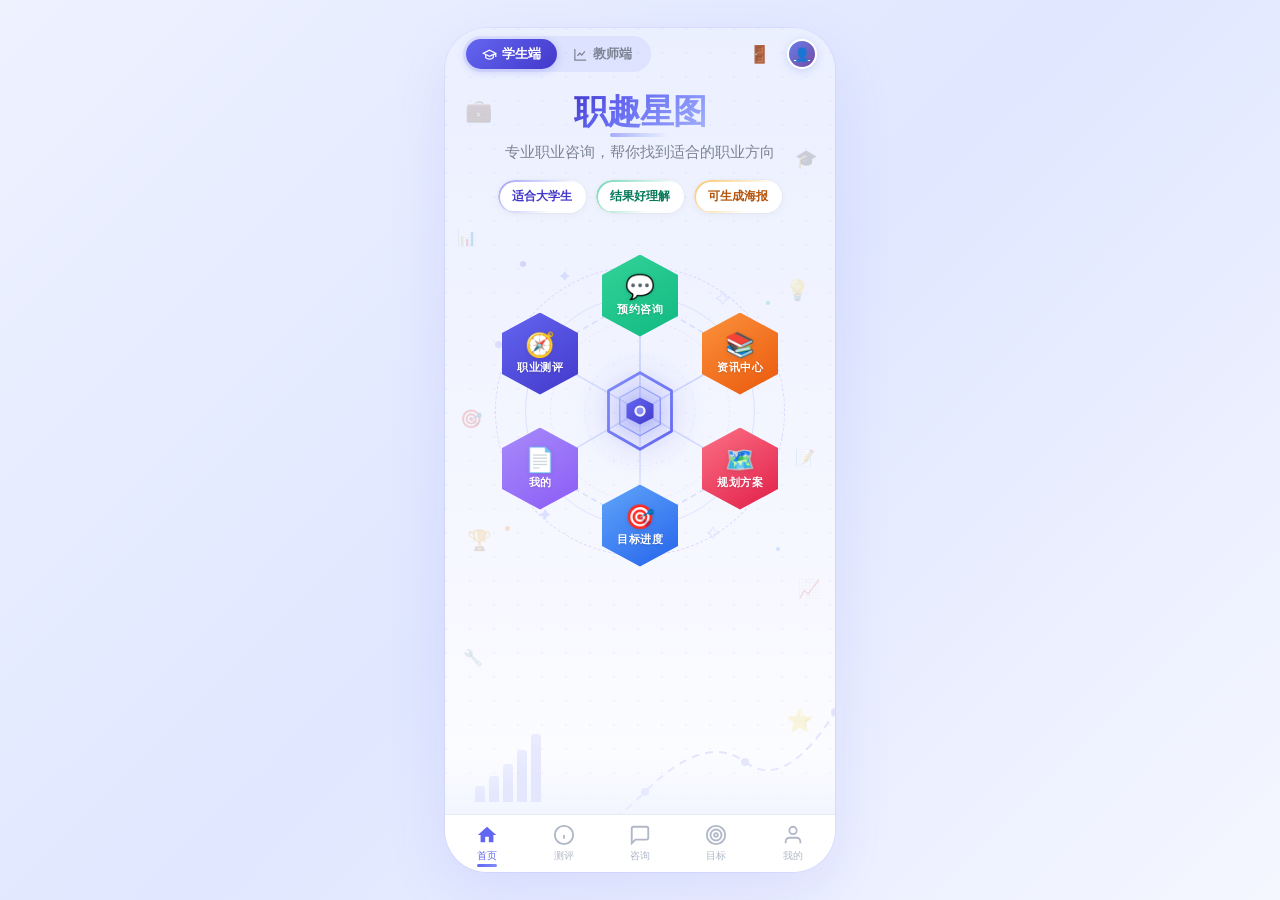
<file: index.html>
<!DOCTYPE html>
<html lang="zh-CN">
<head>
<meta charset="UTF-8">
<meta name="viewport" content="width=device-width, initial-scale=1.0, maximum-scale=1.0, user-scalable=no">
<title>自在生涯工作室</title>
<style>
/* ====== Design System ====== */
:root {
  --bg: #F0F4FF;
  --card: #FFFFFF;
  --text-primary: #1a1a2e;
  --text-secondary: #7C8594;
  --text-light: #B0B8C8;
  --border: #E8ECF2;
  --primary: #6366f1;
  --primary-dark: #4338ca;
  --purple-light: #EEF0FF;
  --green-hex: #34D399;
  --blue-hex: #60A5FA;
  --purple-hex: #A78BFA;
  --orange-hex: #FB923C;
  --red-hex: #F87171;
  --rose-hex: #FB7185;
  --teal-hex: #2DD4BF;
  --radius-sm: 14px;
  --radius-md: 20px;
  --radius-lg: 24px;
}
* { margin: 0; padding: 0; box-sizing: border-box; }

body {
  font-family: -apple-system, BlinkMacSystemFont, 'PingFang SC', 'Microsoft YaHei', sans-serif;
  background: linear-gradient(135deg, #eef2ff 0%, #e0e7ff 50%, #f5f7ff 100%);
  display: flex; justify-content: center; align-items: center;
  min-height: 100vh; padding: 16px;
  -webkit-font-smoothing: antialiased;
}

/* ====== Phone Frame ====== */
.phone-frame {
  width: 390px; height: 844px;
  background: linear-gradient(180deg, #EBF0FF 0%, #F0F3FF 30%, #F8F9FF 70%, #FFFFFF 100%);
  border-radius: 42px;
  overflow: hidden;
  position: relative;
  box-shadow: 0 20px 60px rgba(99,102,241,0.12), 0 0 0 1px rgba(99,102,241,0.08);
  display: flex; flex-direction: column;
}

/* Subtle background dots */
.phone-frame::before {
  content: '';
  position: absolute; inset: 0;
  background-image: radial-gradient(circle at 1px 1px, rgba(99,102,241,0.06) 1px, transparent 0);
  background-size: 24px 24px;
  pointer-events: none;
  z-index: 0;
}

/* ====== Career Background Elements ====== */
.career-bg-layer {
  position: absolute; inset: 0;
  pointer-events: none; z-index: 0;
  overflow: hidden;
}
.career-icon {
  position: absolute; font-size: 20px;
  opacity: 0.2; filter: grayscale(0.2);
  animation: careerFloat 8s ease-in-out infinite;
}
.career-icon-1 { top: 70px; left: 20px; font-size: 22px; animation-delay: 0s; }
.career-icon-2 { top: 120px; right: 18px; font-size: 18px; animation-delay: 1.2s; }
.career-icon-3 { top: 200px; left: 12px; font-size: 16px; animation-delay: 2.5s; }
.career-icon-4 { top: 250px; right: 25px; font-size: 20px; animation-delay: 0.8s; }
.career-icon-5 { top: 380px; left: 15px; font-size: 18px; animation-delay: 3s; }
.career-icon-6 { top: 420px; right: 20px; font-size: 16px; animation-delay: 1.8s; }
.career-icon-7 { top: 500px; left: 22px; font-size: 20px; animation-delay: 2.2s; }
.career-icon-8 { top: 550px; right: 15px; font-size: 18px; animation-delay: 0.5s; }
.career-icon-9 { top: 620px; left: 18px; font-size: 16px; animation-delay: 3.5s; }
.career-icon-10 { top: 680px; right: 22px; font-size: 22px; animation-delay: 1.5s; }

@keyframes careerFloat {
  0%, 100% { transform: translateY(0) rotate(0deg); opacity: 0.18; }
  50% { transform: translateY(-10px) rotate(5deg); opacity: 0.3; }
}

.growth-bars {
  position: absolute; bottom: 70px; left: 30px;
  display: flex; align-items: flex-end; gap: 4px;
  opacity: 0.2; z-index: 0;
}
.growth-bar {
  width: 10px; border-radius: 3px 3px 0 0;
  background: linear-gradient(to top, #6366f1, #a5b4fc);
  animation: barRise 4s ease-in-out infinite;
}
.growth-bar:nth-child(1) { height: 16px; animation-delay: 0s; }
.growth-bar:nth-child(2) { height: 26px; animation-delay: 0.3s; }
.growth-bar:nth-child(3) { height: 38px; animation-delay: 0.6s; }
.growth-bar:nth-child(4) { height: 52px; animation-delay: 0.9s; }
.growth-bar:nth-child(5) { height: 68px; animation-delay: 1.2s; }
@keyframes barRise {
  0%, 100% { transform: scaleY(0.7); opacity: 0.5; }
  50% { transform: scaleY(1); opacity: 1; }
}

.career-path-svg {
  position: absolute; bottom: 0; left: 0; right: 0; height: 200px;
  opacity: 0.15; z-index: 0; pointer-events: none;
}

/* ====== Nav Header ====== */
.nav-header {
  height: 52px; padding: 0 18px;
  display: flex; align-items: center; justify-content: space-between;
  background: transparent; flex-shrink: 0;
  position: relative; z-index: 10;
}
.mode-toggle {
  display: inline-flex; align-items: center;
  background: rgba(99,102,241,0.1);
  border-radius: 22px; padding: 3px; position: relative;
}
.mode-toggle-item {
  display: flex; align-items: center; gap: 5px;
  padding: 6px 16px; border-radius: 19px;
  font-size: 13px; font-weight: 600;
  color: var(--text-secondary);
  text-decoration: none; cursor: pointer;
  transition: all 0.3s cubic-bezier(.4,0,.2,1);
  position: relative; z-index: 1;
  -webkit-tap-highlight-color: transparent;
  white-space: nowrap;
}
.mode-toggle-item.active {
  background: linear-gradient(135deg, #6366f1, #4338ca);
  color: #fff;
  box-shadow: 0 2px 8px rgba(99,102,241,0.3);
}
.mode-toggle-item:not(.active):active { background: rgba(99,102,241,0.08); }
.mode-toggle-item svg { width: 15px; height: 15px; }

.nav-right { display: flex; align-items: center; gap: 12px; }
.nav-icon-btn {
  width: 32px; height: 32px; border-radius: 50%;
  background: transparent; border: none; cursor: pointer;
  display: flex; align-items: center; justify-content: center;
  font-size: 17px; color: var(--text-primary);
  transition: all 0.2s;
}
.nav-icon-btn:hover { background: rgba(99,102,241,0.08); }
.avatar-sm {
  width: 30px; height: 30px; border-radius: 50%;
  background: linear-gradient(135deg, #667eea, #764ba2);
  display: flex; align-items: center; justify-content: center;
  color: #fff; font-size: 13px; font-weight: 600;
  border: 2px solid #fff;
  box-shadow: 0 2px 8px rgba(102,126,234,0.25);
}

/* ====== Scroll Area ====== */
.scroll-area {
  flex: 1; overflow-y: auto; overflow-x: hidden;
  -webkit-overflow-scrolling: touch;
  position: relative;
  text-align: center; z-index: 1;
}
.scroll-area::-webkit-scrollbar { width: 0; }

/* ====== Hero Section ====== */
.hero-section {
  text-align: center; padding: 10px 24px 0; position: relative;
}
.hero-title {
  font-size: 34px; font-weight: 900;
  background: linear-gradient(135deg, #4338ca, #6366f1, #818cf8, #a5b4fc);
  -webkit-background-clip: text; -webkit-text-fill-color: transparent;
  letter-spacing: -1px; line-height: 1.25;
  position: relative; display: inline-block;
}
.hero-title::after {
  content: ''; position: absolute; bottom: -4px; left: 50%; transform: translateX(-50%);
  width: 60px; height: 4px; border-radius: 2px;
  background: linear-gradient(90deg, #6366f1, #a5b4fc, transparent);
  opacity: 0.5;
}
.hero-subtitle {
  font-size: 15px; color: var(--text-secondary);
  margin-top: 10px; font-weight: 400; position: relative;
}

/* Feature Tags */
.feature-tags {
  display: flex; justify-content: center; gap: 10px;
  margin-top: 18px; padding: 0 12px; position: relative; z-index: 2;
}
.feat-tag {
  display: inline-flex; align-items: center; gap: 5px;
  font-size: 12px; font-weight: 600;
  background: #fff; padding: 8px 14px; border-radius: 24px;
  box-shadow: 0 2px 8px rgba(0,0,0,0.04), 0 0 0 1px rgba(0,0,0,0.02);
  transition: all 0.2s; position: relative; overflow: hidden;
}
.feat-tag::before {
  content: ''; position: absolute; inset: 0; border-radius: 24px;
  padding: 1.5px;
  background: linear-gradient(135deg, var(--tag-color), transparent 70%);
  -webkit-mask: linear-gradient(#fff 0 0) content-box, linear-gradient(#fff 0 0);
  -webkit-mask-composite: xor; mask-composite: exclude;
  pointer-events: none; opacity: 0.6;
}
.feat-tag:nth-child(1) { --tag-color: #6366f1; color: #4338ca; }
.feat-tag:nth-child(2) { --tag-color: #10b981; color: #047857; }
.feat-tag:nth-child(3) { --tag-color: #f59e0b; color: #b45309; }

/* Star Map Visual */
.starmap-container {
  position: relative; width: 320px; height: 340px;
  margin: 28px auto 16px; display: flex; align-items: center; justify-content: center;
}
.bg-circle-1 {
  position: absolute; width: 290px; height: 290px;
  border: 1.5px dashed rgba(196,181,253,0.5); border-radius: 50%;
  animation: slowRotate 60s linear infinite;
}
.bg-circle-2 {
  position: absolute; width: 230px; height: 230px;
  border: 1px solid rgba(165,180,252,0.3); border-radius: 50%;
  animation: slowRotate 45s linear infinite reverse;
}
.bg-circle-3 {
  position: absolute; width: 180px; height: 180px;
  border: 1px dashed rgba(196,181,253,0.2); border-radius: 50%;
  animation: slowRotate 30s linear infinite;
}

.float-dot {
  position: absolute; border-radius: 50%;
  pointer-events: none; z-index: 0;
}
.float-dot-1 { width: 6px; height: 6px; background: rgba(99,102,241,0.2); top: 20px; left: 40px; animation: floatUp 4s ease-in-out infinite; }
.float-dot-2 { width: 4px; height: 4px; background: rgba(52,211,153,0.3); top: 60px; right: 30px; animation: floatUp 5s ease-in-out 1s infinite; }
.float-dot-3 { width: 5px; height: 5px; background: rgba(251,146,60,0.25); bottom: 50px; left: 25px; animation: floatUp 4.5s ease-in-out 0.5s infinite; }
.float-dot-4 { width: 3px; height: 3px; background: rgba(167,139,250,0.3); bottom: 80px; right: 50px; animation: floatUp 3.5s ease-in-out 1.5s infinite; }
.float-dot-5 { width: 7px; height: 7px; background: rgba(99,102,241,0.15); top: 100px; left: 15px; animation: floatUp 6s ease-in-out 2s infinite; }
.float-dot-6 { width: 4px; height: 4px; background: rgba(96,165,250,0.25); bottom: 30px; right: 20px; animation: floatUp 5.5s ease-in-out 0.8s infinite; }

.sparkle {
  position: absolute; pointer-events: none; z-index: 0;
  color: rgba(165,180,252,0.35); font-size: 12px;
  animation: twinkle 3s ease-in-out infinite;
}
.sparkle-1 { top: 30px; left: 80px; animation-delay: 0s; font-size: 10px; }
.sparkle-2 { top: 50px; right: 70px; animation-delay: 0.8s; font-size: 14px; }
.sparkle-3 { bottom: 60px; left: 60px; animation-delay: 1.5s; font-size: 11px; }
.sparkle-4 { bottom: 40px; right: 80px; animation-delay: 2.2s; font-size: 13px; }
.sparkle-5 { top: 120px; right: 20px; animation-delay: 1s; font-size: 9px; }
.sparkle-6 { bottom: 100px; left: 30px; animation-delay: 2.5s; font-size: 12px; }

@keyframes slowRotate { from { transform: rotate(0deg); } to { transform: rotate(360deg); } }
@keyframes floatUp {
  0%, 100% { transform: translateY(0) scale(1); opacity: 0.6; }
  50% { transform: translateY(-12px) scale(1.2); opacity: 1; }
}
@keyframes twinkle {
  0%, 100% { opacity: 0.3; transform: scale(1); }
  50% { opacity: 1; transform: scale(1.3); }
}

.cube-center {
  width: 90px; height: 90px; z-index: 2; position: relative;
}
.cube-center::before {
  content: ''; position: absolute; inset: -20px;
  border-radius: 50%;
  background: radial-gradient(circle, rgba(99,102,241,0.08) 0%, transparent 70%);
  animation: pulseGlow 3s ease-in-out infinite; pointer-events: none;
}
.cube-center::after {
  content: ''; position: absolute; inset: -40px;
  border-radius: 50%;
  background: radial-gradient(circle, rgba(129,140,248,0.04) 0%, transparent 60%);
  animation: pulseGlow 3s ease-in-out 1.5s infinite; pointer-events: none;
}
@keyframes pulseGlow {
  0%, 100% { transform: scale(1); opacity: 0.5; }
  50% { transform: scale(1.15); opacity: 1; }
}
.cube-svg {
  width: 100%; height: 100%;
  filter: drop-shadow(0 4px 12px rgba(99,102,241,0.15));
  animation: starBob 4s ease-in-out infinite;
}
@keyframes starBob {
  0%, 100% { transform: translateY(0); }
  50% { transform: translateY(-4px); }
}

.hex-item {
  position: absolute; width: 80px; height: 90px;
  display: flex; flex-direction: column;
  align-items: center; justify-content: center; gap: 2px;
  z-index: 3; text-decoration: none;
  transition: transform 0.3s ease, filter 0.3s;
}
.hex-item:hover { transform: scale(1.15); filter: brightness(1.08); }
.hex-item:active { transform: scale(0.95); }
.hex-shape {
  width: 76px; height: 82px;
  clip-path: polygon(50% 0%, 100% 25%, 100% 75%, 50% 100%, 0% 75%, 0% 25%);
  display: flex; flex-direction: column; align-items: center; justify-content: center;
  gap: 3px; box-shadow: 0 4px 14px rgba(0,0,0,0.12);
  position: relative; transition: all 0.3s ease;
}
.hex-item::before {
  content: ''; position: absolute; width: 86px; height: 92px;
  clip-path: polygon(50% 0%, 100% 25%, 100% 75%, 50% 100%, 0% 75%, 0% 25%);
  background: inherit; opacity: 0.15; filter: blur(8px);
  transform: scale(1.1); z-index: -1; transition: all 0.3s ease;
}
.hex-item:hover::before { opacity: 0.3; transform: scale(1.2); }

.hex-icon { font-size: 24px; line-height: 1; filter: drop-shadow(0 1px 2px rgba(0,0,0,0.1)); }
.hex-label { font-size: 11px; font-weight: 700; color: #fff; letter-spacing: 0.5px; text-shadow: 0 1px 2px rgba(0,0,0,0.15); }

.hex-assess { top: 10px; left: 120px; }
.hex-consult { top: 68px; left: 220px; }
.hex-articles { top: 183px; left: 220px; }
.hex-templates { top: 240px; left: 120px; }
.hex-goals { top: 183px; left: 20px; }
.hex-resume { top: 68px; left: 20px; }

.hex-assess .hex-shape { background: linear-gradient(145deg, #34D399, #10B981); }
.hex-assess .hex-shape::before { background: linear-gradient(145deg, #34D399, #10B981); }
.hex-consult .hex-shape { background: linear-gradient(145deg, #FB923C, #EA580C); }
.hex-consult .hex-shape::before { background: linear-gradient(145deg, #FB923C, #EA580C); }
.hex-articles .hex-shape { background: linear-gradient(145deg, #FB7185, #E11D48); }
.hex-articles .hex-shape::before { background: linear-gradient(145deg, #FB7185, #E11D48); }
.hex-templates .hex-shape { background: linear-gradient(145deg, #60A5FA, #2563EB); }
.hex-templates .hex-shape::before { background: linear-gradient(145deg, #60A5FA, #2563EB); }
.hex-goals .hex-shape { background: linear-gradient(145deg, #A78BFA, #8B5CF6); }
.hex-goals .hex-shape::before { background: linear-gradient(145deg, #A78BFA, #8B5CF6); }
.hex-resume .hex-shape { background: linear-gradient(145deg, #6366f1, #4338ca); }
.hex-resume .hex-shape::before { background: linear-gradient(145deg, #6366f1, #4338ca); }

.conn-lines { position: absolute; inset: 0; pointer-events: none; z-index: 1; }

/* CTA Section */
.cta-section {
  text-align: center; padding: 8px 28px 16px; position: relative; z-index: 2;
}
.cta-btn {
  display: inline-flex; align-items: center; gap: 8px;
  width: 300px; height: 54px; border-radius: 27px;
  background: linear-gradient(135deg, #6366f1, #4338ca);
  color: #fff; font-size: 17px; font-weight: 700; border: none;
  cursor: pointer; text-decoration: none;
  font-family: inherit; letter-spacing: 1px;
  box-shadow: 0 6px 24px rgba(99,102,241,0.35), 0 0 0 1px rgba(99,102,241,0.1);
  transition: all 0.25s; justify-content: center;
  position: relative; overflow: hidden;
}
.cta-btn::before {
  content: ''; position: absolute; top: -50%; left: -50%; width: 200%; height: 200%;
  background: linear-gradient(45deg, transparent, rgba(255,255,255,0.15), transparent);
  transform: rotate(45deg) translateX(-100%); transition: transform 0.6s;
}
.cta-btn:hover::before { transform: rotate(45deg) translateX(100%); }
.cta-btn:active { transform: scale(0.96); box-shadow: 0 3px 12px rgba(99,102,241,0.25); }
.cta-arrow { font-size: 19px; }
.time-hint {
  margin-top: 12px; font-size: 13px; color: var(--text-light);
  display: flex; align-items: center; justify-content: center; gap: 5px;
}

/* Bottom Nav */
.bottom-nav {
  height: 58px; background: rgba(255,255,255,0.92);
  backdrop-filter: blur(20px); -webkit-backdrop-filter: blur(20px);
  border-top: 1px solid var(--border);
  display: flex; align-items: center; justify-content: space-around;
  z-index: 100; flex-shrink: 0; padding: 0 4px; position: relative;
}
.nav-item {
  display: flex; flex-direction: column; align-items: center; gap: 3px;
  text-decoration: none; cursor: pointer; flex: 1; padding: 6px 0;
  -webkit-tap-highlight-color: transparent;
  color: var(--text-light); transition: color 0.2s; position: relative;
}
.nav-item svg { width: 22px; height: 22px; transition: transform 0.2s; }
.nav-item:hover svg { transform: translateY(-2px); }
.nav-item span { font-size: 10px; font-weight: 500; }
.nav-item.active { color: var(--primary); }
.nav-item.active::after {
  content: ''; position: absolute; bottom: 2px; left: 50%; transform: translateX(-50%);
  width: 20px; height: 3px; border-radius: 2px;
  background: linear-gradient(90deg, #6366f1, #818cf8);
}

.phone-frame::after {
  content: ''; position: absolute; bottom: 58px; left: 0; right: 0; height: 60px;
  background: linear-gradient(to top, rgba(235,240,255,0.6), transparent);
  pointer-events: none; z-index: 0;
}

/* ====== Login Overlay (removed) ====== */
</style>
</head>
<body>

<div class="phone-frame">

  <!-- Career Background Elements -->
  <div class="career-bg-layer">
    <span class="career-icon career-icon-1">💼</span>
    <span class="career-icon career-icon-2">🎓</span>
    <span class="career-icon career-icon-3">📊</span>
    <span class="career-icon career-icon-4">💡</span>
    <span class="career-icon career-icon-5">🎯</span>
    <span class="career-icon career-icon-6">📝</span>
    <span class="career-icon career-icon-7">🏆</span>
    <span class="career-icon career-icon-8">📈</span>
    <span class="career-icon career-icon-9">🔧</span>
    <span class="career-icon career-icon-10">⭐</span>
    <div class="growth-bars"><div class="growth-bar"></div><div class="growth-bar"></div><div class="growth-bar"></div><div class="growth-bar"></div><div class="growth-bar"></div></div>
    <svg class="career-path-svg" viewBox="0 0 390 200" fill="none" preserveAspectRatio="none">
      <path d="M0,180 Q60,140 100,160 T200,120 T300,90 T390,40" stroke="#6366f1" stroke-width="2" stroke-dasharray="8 6" fill="none"/>
      <circle cx="100" cy="160" r="4" fill="#6366f1"/><circle cx="200" cy="120" r="4" fill="#6366f1"/><circle cx="300" cy="90" r="4" fill="#6366f1"/><circle cx="390" cy="40" r="4" fill="#6366f1"/>
    </svg>
  </div>

  <!-- Nav Header -->
  <div class="nav-header">
    <div class="mode-toggle">
      <a href="index.html" class="mode-toggle-item active" title="学生端">
        <svg viewBox="0 0 24 24" fill="none" stroke="currentColor" stroke-width="2"><path d="M22 10v6M2 10l10-5 10 5-10 5z"/><path d="M6 12v5c3 3 9 3 12 0v-5"/></svg>
        <span>学生端</span>
      </a>
      <a href="teacher.html" class="mode-toggle-item" title="教师端">
        <svg viewBox="0 0 24 24" fill="none" stroke="currentColor" stroke-width="2"><path d="M3 3v18h18"/><path d="M7 14l4-4 3 3 5-6"/></svg>
        <span>教师端</span>
      </a>
    </div>
    <div class="nav-right">
      <button class="nav-icon-btn" onclick="logoutApp()" title="退出登录">🚪</button>
      <a href="javascript:void(0)" class="avatar-sm" title="我的" onclick="requireLogin('resume.html')">👤</a>
    </div>
  </div>

  <!-- Scrollable Content -->
  <div class="scroll-area">

    <!-- Hero -->
    <div class="hero-section">
      <h1 class="hero-title">职趣星图</h1>
      <p class="hero-subtitle">专业职业咨询，帮你找到适合的职业方向</p>
    </div>

    <!-- Feature Tags -->
    <div class="feature-tags">
      <span class="feat-tag">适合大学生</span>
      <span class="feat-tag">结果好理解</span>
      <span class="feat-tag">可生成海报</span>
    </div>

    <!-- Star Map Visual -->
    <div class="starmap-container">
      <div class="float-dot float-dot-1"></div>
      <div class="float-dot float-dot-2"></div>
      <div class="float-dot float-dot-3"></div>
      <div class="float-dot float-dot-4"></div>
      <div class="float-dot float-dot-5"></div>
      <div class="float-dot float-dot-6"></div>
      <div class="sparkle sparkle-1">✦</div>
      <div class="sparkle sparkle-2">✧</div>
      <div class="sparkle sparkle-3">✦</div>
      <div class="sparkle sparkle-4">✧</div>
      <div class="sparkle sparkle-5">✦</div>
      <div class="sparkle sparkle-6">✧</div>

      <div class="bg-circle-1"></div>
      <div class="bg-circle-2"></div>
      <div class="bg-circle-3"></div>

      <svg class="conn-lines" viewBox="0 0 320 340" fill="none">
        <defs>
          <linearGradient id="lineGrad1" x1="0" y1="0" x2="1" y2="1">
            <stop offset="0%" stop-color="#C7D2FE" stop-opacity="0.6"/>
            <stop offset="100%" stop-color="#A5B4FC" stop-opacity="0.3"/>
          </linearGradient>
        </defs>
        <line x1="160" y1="55" x2="260" y2="113" stroke="url(#lineGrad1)" stroke-width="1.5" stroke-dasharray="6 4"><animate attributeName="stroke-dashoffset" values="0;-20" dur="3s" repeatCount="indefinite"/></line>
        <line x1="260" y1="113" x2="260" y2="228" stroke="url(#lineGrad1)" stroke-width="1.5" stroke-dasharray="6 4"><animate attributeName="stroke-dashoffset" values="0;-20" dur="3s" repeatCount="indefinite" begin="0.5s"/></line>
        <line x1="260" y1="228" x2="160" y2="285" stroke="url(#lineGrad1)" stroke-width="1.5" stroke-dasharray="6 4"><animate attributeName="stroke-dashoffset" values="0;-20" dur="3s" repeatCount="indefinite" begin="1s"/></line>
        <line x1="160" y1="285" x2="60" y2="228" stroke="url(#lineGrad1)" stroke-width="1.5" stroke-dasharray="6 4"><animate attributeName="stroke-dashoffset" values="0;-20" dur="3s" repeatCount="indefinite" begin="1.5s"/></line>
        <line x1="60" y1="228" x2="60" y2="113" stroke="url(#lineGrad1)" stroke-width="1.5" stroke-dasharray="6 4"><animate attributeName="stroke-dashoffset" values="0;-20" dur="3s" repeatCount="indefinite" begin="2s"/></line>
        <line x1="60" y1="113" x2="160" y2="55" stroke="url(#lineGrad1)" stroke-width="1.5" stroke-dasharray="6 4"><animate attributeName="stroke-dashoffset" values="0;-20" dur="3s" repeatCount="indefinite" begin="2.5s"/></line>
        <line x1="160" y1="170" x2="160" y2="55" stroke="#A5B4FC" stroke-width="1.5" opacity="0.4"><animate attributeName="opacity" values="0.4;0.6;0.4" dur="3s" repeatCount="indefinite"/></line>
        <line x1="160" y1="170" x2="260" y2="113" stroke="#A5B4FC" stroke-width="1.5" opacity="0.4"><animate attributeName="opacity" values="0.4;0.6;0.4" dur="3s" repeatCount="indefinite" begin="0.5s"/></line>
        <line x1="160" y1="170" x2="260" y2="228" stroke="#A5B4FC" stroke-width="1.5" opacity="0.4"><animate attributeName="opacity" values="0.4;0.6;0.4" dur="3s" repeatCount="indefinite" begin="1s"/></line>
        <line x1="160" y1="170" x2="160" y2="285" stroke="#A5B4FC" stroke-width="1.5" opacity="0.4"><animate attributeName="opacity" values="0.4;0.6;0.4" dur="3s" repeatCount="indefinite" begin="1.5s"/></line>
        <line x1="160" y1="170" x2="60" y2="228" stroke="#A5B4FC" stroke-width="1.5" opacity="0.4"><animate attributeName="opacity" values="0.4;0.6;0.4" dur="3s" repeatCount="indefinite" begin="2s"/></line>
        <line x1="160" y1="170" x2="60" y2="113" stroke="#A5B4FC" stroke-width="1.5" opacity="0.4"><animate attributeName="opacity" values="0.4;0.6;0.4" dur="3s" repeatCount="indefinite" begin="2.5s"/></line>
        <circle cx="160" cy="170" r="55" fill="none" stroke="url(#lineGrad1)" stroke-width="0.8" stroke-dasharray="4 3" opacity="0.4"><animateTransform attributeName="transform" type="rotate" from="0 160 170" to="360 160 170" dur="20s" repeatCount="indefinite"/></circle>
        <circle cx="160" cy="170" r="32" fill="none" stroke="url(#lineGrad1)" stroke-width="0.6" stroke-dasharray="3 2" opacity="0.3"><animateTransform attributeName="transform" type="rotate" from="360 160 170" to="0 160 170" dur="15s" repeatCount="indefinite"/></circle>
      </svg>

      <div class="cube-center">
        <svg class="cube-svg" viewBox="0 0 80 80" fill="none">
          <defs>
            <linearGradient id="hexOuterGrad" x1="0" y1="0" x2="1" y2="1"><stop offset="0%" stop-color="#818cf8"/><stop offset="100%" stop-color="#6366f1"/></linearGradient>
            <linearGradient id="hexMidGrad" x1="0" y1="0" x2="1" y2="1"><stop offset="0%" stop-color="#a5b4fc"/><stop offset="100%" stop-color="#818cf8"/></linearGradient>
            <linearGradient id="hexInnerGrad" x1="0" y1="0" x2="1" y2="1"><stop offset="0%" stop-color="#6366f1"/><stop offset="100%" stop-color="#4338ca"/></linearGradient>
            <radialGradient id="centerSoftGlow" cx="0.5" cy="0.5"><stop offset="0%" stop-color="#6366f1" stop-opacity="0.15"/><stop offset="100%" stop-color="#6366f1" stop-opacity="0"/></radialGradient>
          </defs>
          <circle cx="40" cy="40" r="38" fill="url(#centerSoftGlow)"/>
          <polygon points="40,6 68,22 68,58 40,74 12,58 12,22" fill="none" stroke="url(#hexOuterGrad)" stroke-width="2.5" stroke-linejoin="round"/>
          <polygon points="40,18 58,28 58,52 40,62 22,52 22,28" fill="url(#hexMidGrad)" fill-opacity="0.12" stroke="url(#hexMidGrad)" stroke-width="1.2" stroke-linejoin="round"/>
          <polygon points="40,28 52,34 52,46 40,52 28,46 28,34" fill="url(#hexInnerGrad)" filter="drop-shadow(0 2px 6px rgba(99,102,241,0.25))"/>
          <circle cx="40" cy="40" r="5" fill="#fff" opacity="0.95"/>
          <circle cx="40" cy="40" r="2.5" fill="#6366f1"><animate attributeName="r" values="2;3.2;2" dur="2.5s" repeatCount="indefinite"/><animate attributeName="opacity" values="1;0.7;1" dur="2.5s" repeatCount="indefinite"/></circle>
        </svg>
      </div>

      <a class="hex-item hex-assess" href="javascript:void(0)" onclick="requireLogin('consult-flow.html')">
        <div class="hex-shape"><span class="hex-icon">💬</span><span class="hex-label">预约咨询</span></div>
      </a>
      <a class="hex-item hex-consult" href="javascript:void(0)" onclick="requireLogin('articles.html')">
        <div class="hex-shape"><span class="hex-icon">📚</span><span class="hex-label">资讯中心</span></div>
      </a>
      <a class="hex-item hex-articles" href="javascript:void(0)" onclick="requireLogin('resume-templates.html')">
        <div class="hex-shape"><span class="hex-icon">🗺️</span><span class="hex-label">规划方案</span></div>
      </a>
      <a class="hex-item hex-templates" href="javascript:void(0)" onclick="requireLogin('goals.html')">
        <div class="hex-shape"><span class="hex-icon">🎯</span><span class="hex-label">目标进度</span></div>
      </a>
      <a class="hex-item hex-goals" href="javascript:void(0)" onclick="requireLogin('resume.html')">
        <div class="hex-shape"><span class="hex-icon">📄</span><span class="hex-label">我的</span></div>
      </a>
      <a class="hex-item hex-resume" href="javascript:void(0)" onclick="requireLogin('assessment.html')">
        <div class="hex-shape"><span class="hex-icon">🧭</span><span class="hex-label">职业测评</span></div>
      </a>
    </div>

  </div><!-- end scroll-area -->

  <nav class="bottom-nav">
    <a class="nav-item active" href="index.html">
      <svg viewBox="0 0 24 24" fill="currentColor" stroke="currentColor" stroke-width="0"><path d="M10 20v-6h4v6h5v-8h3L12 3 2 12h3v8z"/></svg>
      <span>首页</span>
    </a>
    <a class="nav-item" href="javascript:void(0)" onclick="requireLogin('assessment.html')">
      <svg viewBox="0 0 24 24" fill="none" stroke="currentColor" stroke-width="2"><circle cx="12" cy="12" r="10"/><path d="M12 16v-4M12 8h.01"/></svg>
      <span>测评</span>
    </a>
    <a class="nav-item" href="javascript:void(0)" onclick="requireLogin('consult-flow.html')">
      <svg viewBox="0 0 24 24" fill="none" stroke="currentColor" stroke-width="2"><path d="M21 15a2 2 0 01-2 2H7l-4 4V5a2 2 0 012-2h14a2 2 0 012 2z"/></svg>
      <span>咨询</span>
    </a>
    <a class="nav-item" href="javascript:void(0)" onclick="requireLogin('goals.html')">
      <svg viewBox="0 0 24 24" fill="none" stroke="currentColor" stroke-width="2"><circle cx="12" cy="12" r="10"/><circle cx="12" cy="12" r="6"/><circle cx="12" cy="12" r="2"/></svg>
      <span>目标</span>
    </a>
    <a class="nav-item" href="javascript:void(0)" onclick="requireLogin('resume.html')">
      <svg viewBox="0 0 24 24" fill="none" stroke="currentColor" stroke-width="2"><path d="M20 21v-2a4 4 0 00-4-4H8a4 4 0 00-4 4v2"/><circle cx="12" cy="7" r="4"/></svg>
      <span>我的</span>
    </a>
  </nav>

</div><!-- end phone -->

<!-- Toast -->
<div id="toastEl" style="
  position:fixed;top:30px;left:50%;transform:translateX(-50%) translateY(-120px);
  background:var(--text-primary);color:#fff;padding:11px 22px;border-radius:14px;
  font-size:14px;font-weight:500;z-index:9999;
  box-shadow:0 8px 24px rgba(0,0,0,0.15);pointer-events:none;
  transition:transform .35s cubic-bezier(.175,.885,.32,1.275);white-space:nowrap;"></div>

<script>
// ====== Login Logic ======
function requireLogin(targetUrl) {
  if (checkLoginState()) {
    window.location.href = targetUrl;
  } else {
    sessionStorage.setItem('login_redirect', targetUrl);
    window.location.href = 'login.html';
  }
}
function checkLoginState() {
  try {
    var saved = localStorage.getItem('app_user_info');
    if (saved) {
      var info = JSON.parse(saved);
      if (info && info.name) return true;
    }
  } catch(e) {}
  return false;
}
function logoutApp() {
  try { localStorage.removeItem('app_user_info'); } catch(e) {}
  showToast('已退出登录');
  setTimeout(function() { location.reload(); }, 800);
}
function showToast(msg) {
  var el = document.getElementById('toastEl');
  el.textContent = msg;
  el.style.transform = 'translateX(-50%) translateY(0)';
  clearTimeout(window._toastT);
  window._toastT = setTimeout(function() {
    el.style.transform = 'translateX(-50%) translateY(-120px)';
  }, 2000);
}
</script>
</body>
</html>
</file>
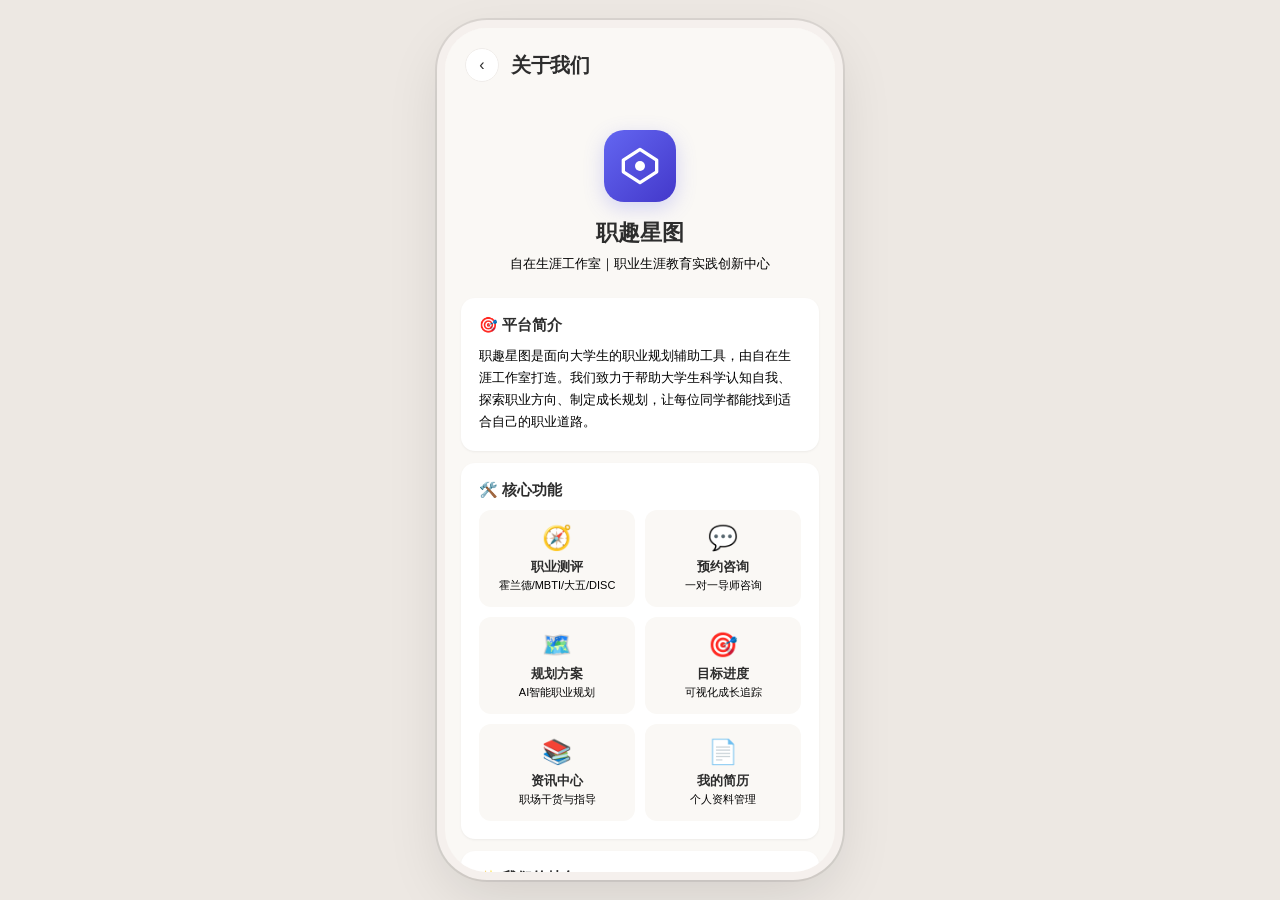
<file: about.html>
<!DOCTYPE html>
<html lang="zh-CN">
<head>
<meta charset="UTF-8">
<meta name="viewport" content="width=device-width, initial-scale=1.0, maximum-scale=1.0, user-scalable=no">
<title>关于我们 · 自在生涯工作室</title>
<style>
:root {
  --bg: #FAF8F5;
  --card: #FFFFFF;
  --text-primary: #2D2D2D;
  --text-secondary: #000000;
  --text-light: #000000;
  --border: #F0EDEA;
  --accent: #C88EA7;
  --accent-soft: #F5EDF1;
  --accent-gradient: linear-gradient(135deg, #D4A08A, #C88EA7, #B8869F);
  --radius-sm: 14px;
  --shadow-card: 0 1px 3px rgba(0,0,0,0.04), 0 1px 2px rgba(0,0,0,0.02);
}
* { margin: 0; padding: 0; box-sizing: border-box; }
body {
  font-family: -apple-system, BlinkMacSystemFont, 'PingFang SC', 'Microsoft YaHei', sans-serif;
  background: #EDE8E3;
  display: flex; justify-content: center; align-items: center;
  min-height: 100vh; padding: 16px;
}
.phone-frame {
  width: 390px; height: 844px;
  background: var(--bg);
  border-radius: 42px;
  overflow: hidden;
  position: relative;
  box-shadow: 0 0 0 8px #F5F0ED, 0 0 0 10px rgba(0,0,0,0.08), 0 20px 60px rgba(0,0,0,0.12);
  display: flex; flex-direction: column;
}

/* Header */
.header {
  padding: 20px 20px 16px;
  display: flex; align-items: center; gap: 12px;
  flex-shrink: 0; background: var(--bg);
}
.back-btn {
  width: 34px; height: 34px; border-radius: 50%;
  background: var(--card); border: 1px solid var(--border);
  cursor: pointer; font-size: 16px; color: var(--text-primary);
  display: flex; align-items: center; justify-content: center;
  transition: all 0.2s; flex-shrink: 0;
}
.back-btn:active { transform: scale(0.95); background: var(--accent-soft); }
.header-title { font-size: 20px; font-weight: 700; color: var(--text-primary); letter-spacing: -0.3px; }

/* Scroll */
.scroll-area {
  flex: 1; overflow-y: auto; overflow-x: hidden;
  padding: 0 16px 40px 16px;
  -webkit-overflow-scrolling: touch;
}
.scroll-area::-webkit-scrollbar { width: 0; }

/* Hero */
.about-hero {
  text-align: center; padding: 32px 20px 24px;
}
.about-logo {
  width: 72px; height: 72px; border-radius: 20px;
  background: linear-gradient(135deg, #6366f1, #4338ca);
  display: flex; align-items: center; justify-content: center;
  margin: 0 auto 16px;
  box-shadow: 0 6px 20px rgba(99,102,241,0.25);
}
.about-logo svg { width: 40px; height: 40px; }
.about-title { font-size: 22px; font-weight: 800; color: var(--text-primary); margin-bottom: 6px; }
.about-sub { font-size: 13px; color: var(--text-secondary); line-height: 1.5; }

/* Cards */
.about-card {
  background: var(--card); border-radius: var(--radius-sm);
  box-shadow: var(--shadow-card); margin-bottom: 12px; padding: 18px;
}
.about-card h3 {
  font-size: 15px; font-weight: 700; color: var(--text-primary);
  margin-bottom: 10px; display: flex; align-items: center; gap: 8px;
}
.about-card p, .about-card li {
  font-size: 13px; color: var(--text-secondary); line-height: 1.7;
}
.about-card ul { list-style: none; padding-left: 0; }
.about-card li { display: flex; align-items: flex-start; gap: 8px; margin-bottom: 6px; }
.about-card li::before {
  content: '•'; color: var(--accent); font-size: 16px; line-height: 1.5; flex-shrink: 0;
}

.feature-grid {
  display: grid; grid-template-columns: 1fr 1fr; gap: 10px;
}
.feature-item {
  background: var(--bg); border-radius: 12px; padding: 14px; text-align: center;
}
.feature-item .fi-icon { font-size: 24px; margin-bottom: 6px; display: block; }
.feature-item .fi-name { font-size: 13px; font-weight: 600; color: var(--text-primary); }
.feature-item .fi-desc { font-size: 11px; color: var(--text-light); margin-top: 2px; }

.version-row {
  text-align: center; padding: 20px 0 8px; font-size: 12px; color: var(--text-light);
}
</style>
</head>
<body>

<div class="phone-frame">
  <div class="header">
    <button class="back-btn" onclick="window.location.href='resume.html'">‹</button>
    <span class="header-title">关于我们</span>
  </div>

  <div class="scroll-area">
    <div class="about-hero">
      <div class="about-logo">
        <svg viewBox="0 0 24 24" fill="none" stroke="#fff" stroke-width="2" stroke-linecap="round" stroke-linejoin="round">
          <polygon points="12,2 22,8.5 22,15.5 12,22 2,15.5 2,8.5"/>
          <circle cx="12" cy="12" r="3" fill="#fff" stroke="none"/>
        </svg>
      </div>
      <div class="about-title">职趣星图</div>
      <div class="about-sub">自在生涯工作室｜职业生涯教育实践创新中心</div>
    </div>

    <div class="about-card">
      <h3>🎯 平台简介</h3>
      <p>职趣星图是面向大学生的职业规划辅助工具，由自在生涯工作室打造。我们致力于帮助大学生科学认知自我、探索职业方向、制定成长规划，让每位同学都能找到适合自己的职业道路。</p>
    </div>

    <div class="about-card">
      <h3>🛠️ 核心功能</h3>
      <div class="feature-grid">
        <div class="feature-item">
          <span class="fi-icon">🧭</span>
          <div class="fi-name">职业测评</div>
          <div class="fi-desc">霍兰德/MBTI/大五/DISC</div>
        </div>
        <div class="feature-item">
          <span class="fi-icon">💬</span>
          <div class="fi-name">预约咨询</div>
          <div class="fi-desc">一对一导师咨询</div>
        </div>
        <div class="feature-item">
          <span class="fi-icon">🗺️</span>
          <div class="fi-name">规划方案</div>
          <div class="fi-desc">AI智能职业规划</div>
        </div>
        <div class="feature-item">
          <span class="fi-icon">🎯</span>
          <div class="fi-name">目标进度</div>
          <div class="fi-desc">可视化成长追踪</div>
        </div>
        <div class="feature-item">
          <span class="fi-icon">📚</span>
          <div class="fi-name">资讯中心</div>
          <div class="fi-desc">职场干货与指导</div>
        </div>
        <div class="feature-item">
          <span class="fi-icon">📄</span>
          <div class="fi-name">我的简历</div>
          <div class="fi-desc">个人资料管理</div>
        </div>
      </div>
    </div>

    <div class="about-card">
      <h3>✨ 我们的特色</h3>
      <ul>
        <li><span>专业量表：依托国际权威职业测评量表，结合本土场景做适配优化，测评体系科学严谨。</span></li>
        <li><span>个性解读：贴合当代大学生特质，输出通俗落地的测评分析报告。</span></li>
        <li><span>真人咨询：资深生涯规划师一对一答疑，精准化解职业发展困惑。</span></li>
        <li><span>全程陪伴：覆盖测评研判‑方案规划‑落地执行，全程助力职业探索。</span></li>
        <li><span>隐私安全：个人数据本地存储，严格守护用户信息安全。</span></li>
      </ul>
    </div>

    <div class="about-card">
      <h3>👩‍🏫 导师团队</h3>
      <p>我们拥有一支经验丰富的职业规划师团队，包括企业管理教授、GCDF职业规划师、CVCC职业规划师、创新创业导师等，覆盖职业定位、简历优化、面试辅导、行业分析、创业指导等多个领域。</p>
    </div>

    <div class="version-row">版本：v1.0.0｜自在生涯工作室</div>
  </div>
</div>

</body>
</html>
</file>
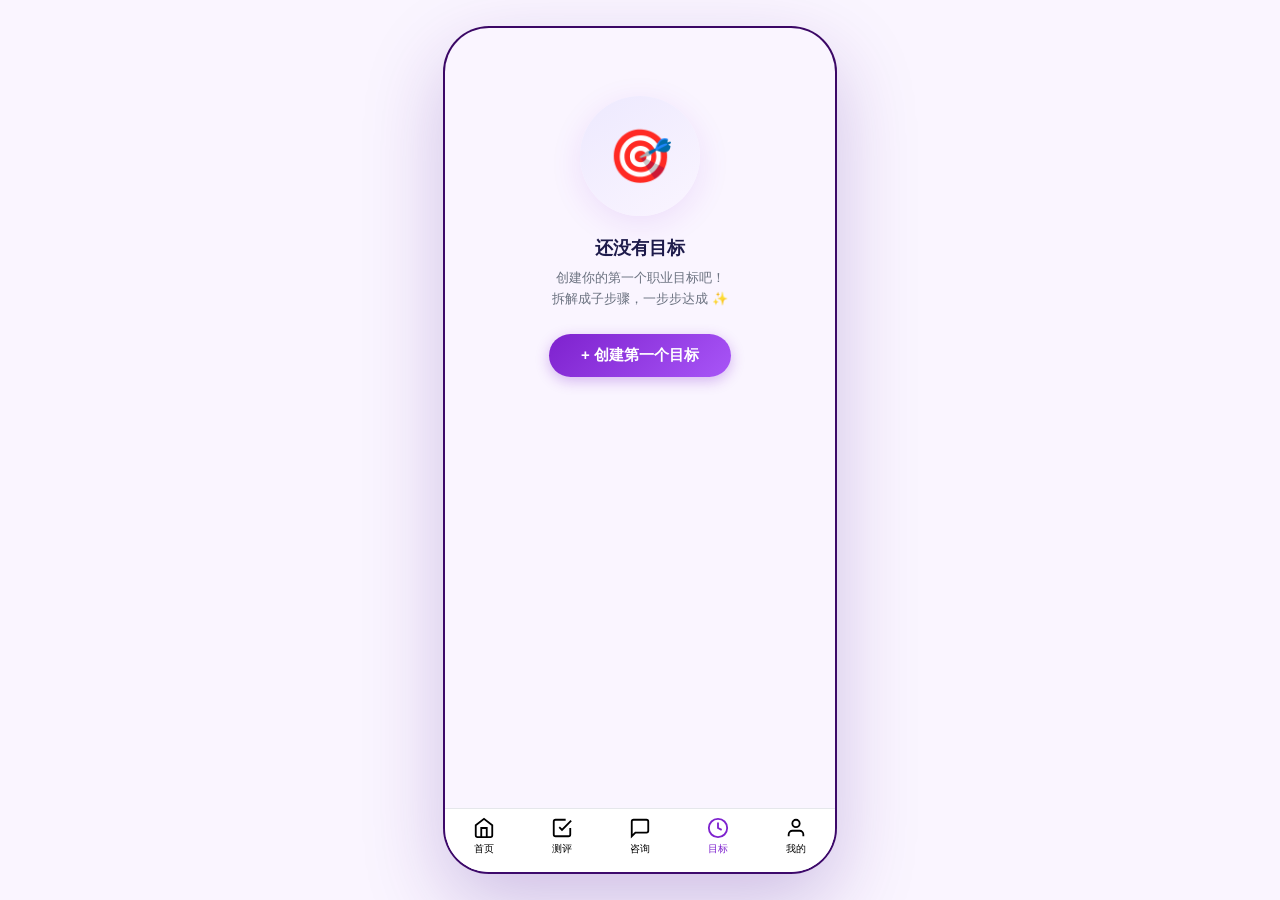
<file: goals.html>
<!DOCTYPE html>
<html lang="zh-CN">
<head>
<meta charset="UTF-8">
<meta name="viewport" content="width=device-width, initial-scale=1.0, maximum-scale=1.0, user-scalable=no">
<title>目标进度 · 自在生涯工作室</title>
<style>
  :root {
    --primary: #7e22ce;
    --primary-dark: #4c1d95;
    --primary-light: #faf5ff;
    --accent: #a855f7;
    --success: #059669;
    --bg: #faf5ff;
    --card: #FFFFFF;
    --text-primary: #1e1b4b;
    --text-secondary: #6B7280;
    --border: #E5E7EB;
    --radius-sm: 12px;
    --radius-md: 16px;
    --radius-lg: 20px;
  }
  * { margin:0; padding:0; box-sizing:border-box; }
  body {
    font-family: -apple-system, BlinkMacSystemFont, 'PingFang SC', 'Microsoft YaHei', sans-serif;
    background: var(--bg);
    display: flex; justify-content: center; align-items: center;
    min-height: 100vh; padding: 20px;
    -webkit-font-smoothing: antialiased;
  }
  .phone {
    width: 390px; height: 844px;
    background: var(--bg);
    border-radius: 44px;
    overflow: hidden;
    position: relative;
    box-shadow: 0 30px 80px rgba(76,29,149,0.25), 0 0 0 2px #3b0764;
    display: flex; flex-direction: column;
  }
  .page-body {
    flex: 1; overflow-y: auto; padding: 20px 16px 80px;
    display: flex; flex-direction: column; gap: 14px;
  }
  .page-body::-webkit-scrollbar { width: 3px; }
  .page-body::-webkit-scrollbar-thumb { background: var(--border); border-radius: 3px; }

  .page-title { font-size: 22px; font-weight: 800; color: var(--text-primary); }
  .page-subtitle { font-size: 13px; color: var(--text-secondary); margin-top: 4px; }

  /* ===== Stats ===== */
  .stats-row { display: flex; gap: 10px; }
  .stat-card {
    flex: 1; background: var(--card); border-radius: var(--radius-sm); padding: 14px;
    box-shadow: 0 2px 8px rgba(0,0,0,0.03); text-align: center;
  }
  .stat-val { font-size: 26px; font-weight: 800; color: var(--primary); }
  .stat-label { font-size: 11px; color: var(--text-secondary); margin-top: 4px; }

  /* ===== Goal Card ===== */
  .goal-card {
    background: var(--card); border-radius: var(--radius-md); padding: 16px;
    box-shadow: 0 2px 10px rgba(0,0,0,0.04); transition: all 0.2s;
  }
  .goal-header { display: flex; align-items: center; justify-content: space-between; margin-bottom: 10px; }
  .goal-cat { font-size: 11px; padding: 3px 10px; border-radius: 10px; font-weight: 600; }
  .cat-resume { background: #ede9fe; color: #7e22ce; }
  .cat-interview { background: #fce7f3; color: #be185d; }
  .cat-skill { background: #dbeafe; color: #1d4ed8; }
  .cat-net { background: #dcfce7; color: #15803d; }
  .cat-apply { background: #fef3c7; color: #b45309; }
  .goal-progress { font-size: 12px; color: var(--text-secondary); font-weight: 700; }
  .goal-title { font-size: 15px; font-weight: 700; color: var(--text-primary); margin-bottom: 4px; }
  .goal-desc { font-size: 12px; color: var(--text-secondary); margin-bottom: 12px; line-height: 1.5; }
  .goal-bar-wrap { height: 8px; background: var(--border); border-radius: 4px; overflow: hidden; margin-bottom: 8px; }
  .goal-bar { height: 100%; border-radius: 4px; transition: width 0.5s; }

  /* ===== Steps List ===== */
  .steps-wrap {
    margin-top: 4px; padding-top: 6px;
    border-top: 1px solid var(--border);
    overflow: hidden; transition: max-height 0.35s ease;
  }
  .steps-wrap.collapsed { max-height: 0 !important; padding-top: 0; border-top: none; }
  .step-row {
    display: flex; align-items: center; gap: 8px;
    padding: 6px 0; cursor: pointer;
    transition: background 0.15s;
    border-radius: 6px; padding-left: 4px;
  }
  .step-row:active { background: var(--primary-light); }
  .step-check {
    width: 20px; height: 20px; min-width: 20px;
    border-radius: 50%; border: 2px solid var(--border);
    display: flex; align-items: center; justify-content: center;
    font-size: 11px; transition: all 0.2s;
    color: transparent;
  }
  .step-check.done {
    background: var(--success); border-color: var(--success); color: #fff;
  }
  .step-text { font-size: 13px; color: var(--text-primary); flex: 1; }
  .step-text.done { color: var(--text-light); text-decoration: line-through; }

  .steps-toggle {
    display: flex; align-items: center; justify-content: space-between;
    font-size: 12px; color: var(--accent); font-weight: 600;
    margin-bottom: 6px; cursor: pointer; padding: 2px 0;
  }
  .steps-count { font-size: 11px; color: var(--text-light); font-weight: 400; }

  /* ===== Add Step ===== */
  .add-step-row {
    display: flex; gap: 6px; margin-top: 8px; padding-top: 6px;
    border-top: 1px dashed var(--border);
  }
  .add-step-input {
    flex: 1; height: 36px; background: #F5F5F7; border: 2px solid transparent;
    border-radius: 8px; padding: 0 10px; font-size: 12px; color: var(--text-primary);
    outline: none; font-family: inherit;
  }
  .add-step-input:focus { border-color: var(--primary); background: #fff; }
  .add-step-btn {
    width: 36px; height: 36px; border-radius: 18px; border: none;
    background: var(--primary-light); color: var(--primary);
    font-size: 18px; font-weight: 700; cursor: pointer;
    display: flex; align-items: center; justify-content: center;
    flex-shrink: 0;
  }
  .add-step-btn:active { opacity: 0.7; }
  .del-step {
    width: 18px; height: 18px; border-radius: 50%;
    background: #FEE2E2; color: #EF4444; border: none;
    font-size: 10px; cursor: pointer; display: flex;
    align-items: center; justify-content: center;
    opacity: 0; transition: opacity 0.15s; flex-shrink: 0;
  }
  .step-row:hover .del-step { opacity: 1; }

  /* ===== Goal Actions ===== */
  .goal-actions { display: flex; gap: 8px; margin-top: 10px; }
  .goal-act {
    padding: 6px 14px; border-radius: 16px; font-size: 11px; font-weight: 600;
    border: none; cursor: pointer; transition: all 0.2s;
  }
  .act-steps { background: var(--primary-light); color: var(--primary); }
  .act-done { background: #D1FAE5; color: var(--success); }
  .act-del { background: #FEE2E2; color: #EF4444; }
  .goal-act:active { opacity: 0.7; }

  .goal-done { opacity: 0.55; }
  .goal-done .goal-title { text-decoration: line-through; }
  .goal-done .goal-bar { background: #a7f3d0 !important; }
  .done-badge { font-size: 10px; color: #fff; background: var(--success); padding: 2px 8px; border-radius: 8px; }

  /* ===== Add Goal ===== */
  .add-card {
    background: var(--card); border-radius: var(--radius-md); padding: 20px;
    box-shadow: 0 2px 10px rgba(0,0,0,0.04);
    border: 2px dashed var(--border);
  }
  .add-title { font-size: 14px; font-weight: 700; color: var(--text-primary); margin-bottom: 14px; }
  .add-input {
    width: 100%; height: 44px; background: #F5F5F7; border: 2px solid transparent;
    border-radius: 10px; padding: 0 14px; font-size: 14px; color: var(--text-primary);
    outline: none; margin-bottom: 10px; transition: border 0.2s;
    font-family: inherit;
  }
  .add-input:focus { border-color: var(--primary); background: #fff; }
  .add-input[type="date"] { -webkit-appearance: none; appearance: none; cursor: pointer; }
  .add-input[type="date"]::-webkit-calendar-picker-indicator { opacity: 0.6; cursor: pointer; }
  .add-row { display: flex; gap: 10px; margin-bottom: 10px; }
  .add-select {
    flex: 1; height: 44px; background: #F5F5F7; border: 2px solid transparent;
    border-radius: 10px; padding: 0 14px; font-size: 14px; color: var(--text-primary);
    outline: none; cursor: pointer; font-family: inherit; -webkit-appearance: none;
  }
  .add-select:focus { border-color: var(--primary); background: #fff; }
  .btn-add {
    width: 100%; padding: 14px; border-radius: 25px;
    background: linear-gradient(135deg, var(--primary), var(--accent));
    color: #fff; font-size: 15px; font-weight: 700;
    border: none; cursor: pointer;
    box-shadow: 0 4px 14px rgba(126,34,206,0.3);
  }
  .btn-add:active { transform: scale(0.97); }
  .add-toggle {
    text-align: center; padding: 12px; color: var(--accent); font-size: 13px; font-weight: 600;
    cursor: pointer; border-radius: var(--radius-sm); background: var(--card);
    box-shadow: 0 1px 4px rgba(0,0,0,0.03);
  }

  /* ===== Bottom Nav ===== */
  .bottom-nav {
    height: 64px; background: #fff; border-top: 1px solid var(--border);
    display: flex; align-items: center; justify-content: space-around;
    flex-shrink: 0; z-index: 100; padding-bottom: 8px;
  }
  .nav-item {
    display: flex; flex-direction: column; align-items: center; gap: 3px;
    text-decoration: none; cursor: pointer; padding: 6px 12px;
    transition: all 0.2s; font-size: 10px; color: var(--text-light);
  }
  .nav-item svg { width: 22px; height: 22px; }
  .nav-item.active { color: var(--primary); }

  .toast {
    position: fixed; top: 60px; left: 50%; transform: translateX(-50%);
    background: rgba(30,27,75,0.9); color: #fff; padding: 10px 20px;
    border-radius: 20px; font-size: 13px; z-index: 999;
    opacity: 0; transition: opacity 0.3s;
    pointer-events: none;
  }
  .toast.show { opacity: 1; }

  .step-desc { font-size: 12px; color: var(--text-secondary); margin-top: 2px; font-weight: 400; }

  /* ===== Empty State ===== */
  .empty-state {
    display: flex; flex-direction: column; align-items: center; justify-content: center;
    padding: 48px 24px 32px; text-align: center;
  }
  .empty-illustration {
    width: 120px; height: 120px; margin-bottom: 20px;
    background: linear-gradient(145deg, #ede9fe, #faf5ff);
    border-radius: 50%; display: flex; align-items: center; justify-content: center;
    font-size: 52px;
    box-shadow: 0 8px 32px rgba(126,34,206,0.10);
    animation: floatY 3s ease-in-out infinite;
  }
  @keyframes floatY {
    0%,100% { transform: translateY(0); }
    50% { transform: translateY(-8px); }
  }
  .empty-title { font-size: 18px; font-weight: 800; color: var(--text-primary); margin-bottom: 8px; }
  .empty-desc { font-size: 13px; color: var(--text-secondary); line-height: 1.6; margin-bottom: 24px; max-width: 260px; }
  .empty-btn {
    padding: 12px 32px; border-radius: 25px;
    background: linear-gradient(135deg, var(--primary), var(--accent));
    color: #fff; font-size: 15px; font-weight: 700;
    border: none; cursor: pointer;
    box-shadow: 0 4px 14px rgba(126,34,206,0.30);
    transition: transform 0.2s;
  }
  .empty-btn:active { transform: scale(0.96); }
</style>
<script src="https://beacon.cdn.qq.com/sdk/4.5.9/beacon_web.min.js"></script>
<script>
(function(){
  try{
    var beacon=new BeaconAction({
      appkey:'0WEB06U85YBSLJNL',
      versionCode:'1.0.0',
      channelID:'share',
      delay:1000,
      sessionDuration:30*60*1000,
      isOversea:false,
      needReportRqdEvent:false
    });
    beacon.onDirectUserAction('preview_page_view',{
      'url':location.href,
      'referrer':document.referrer,
      'title':document.title,
      'sandbox_id':'fa36b86aff3c44c5a750cdf276e0da0c'
    });
  }catch(e){}
})();
</script></head>
<body>
<div class="phone">
  <div class="page-body" id="pageBody"></div>

  <div class="bottom-nav">
    <a class="nav-item" href="index.html">
      <svg viewBox="0 0 24 24" fill="none" stroke="currentColor" stroke-width="2"><path d="M3 9l9-7 9 7v11a2 2 0 0 1-2 2H5a2 2 0 0 1-2-2z"/><polyline points="9 22 9 12 15 12 15 22"/></svg>
      <span>首页</span>
    </a>
    <a class="nav-item" href="assessment.html">
      <svg viewBox="0 0 24 24" fill="none" stroke="currentColor" stroke-width="2"><path d="M9 11l3 3L22 4"/><path d="M21 12v7a2 2 0 0 1-2 2H5a2 2 0 0 1-2-2V5a2 2 0 0 1 2-2h11"/></svg>
      <span>测评</span>
    </a>
    <a class="nav-item" href="consult-flow.html">
      <svg viewBox="0 0 24 24" fill="none" stroke="currentColor" stroke-width="2"><path d="M21 15a2 2 0 0 1-2 2H7l-4 4V5a2 2 0 0 1 2-2h14a2 2 0 0 1 2 2z"/></svg>
      <span>咨询</span>
    </a>
    <a class="nav-item active" href="goals.html">
      <svg viewBox="0 0 24 24" fill="none" stroke="currentColor" stroke-width="2"><circle cx="12" cy="12" r="10"/><path d="M12 6v6l4 2"/></svg>
      <span>目标</span>
    </a>
    <a class="nav-item" href="resume.html">
      <svg viewBox="0 0 24 24" fill="none" stroke="currentColor" stroke-width="2"><path d="M20 21v-2a4 4 0 0 0-4-4H8a4 4 0 0 0-4 4v2"/><circle cx="12" cy="7" r="4"/></svg>
      <span>我的</span>
    </a>
  </div>
</div>
<div class="toast" id="toast"></div>

<script>
var STORAGE_KEY = 'career_goals_v2';
var EXPANDED = {};

/* 计算目标进度 = 已完成步骤数 / 总步骤数 */
function calcProgress(g) {
  if (!g.steps || g.steps.length === 0) return 0;
  var done = g.steps.filter(function(s){ return s.done; }).length;
  return Math.round(done / g.steps.length * 100);
}

function loadGoals() {
  try {
    var d = localStorage.getItem(STORAGE_KEY);
    if (d) {
      var parsed = JSON.parse(d);
      parsed.forEach(function(g) { if (!g.steps) g.steps = []; });
      return parsed;
    }
  } catch(e) {}
  return [];
}

function saveGoals() {
  localStorage.setItem(STORAGE_KEY, JSON.stringify(goals));
}

var goals = loadGoals();
var showAdd = false;

/* 每次渲染前刷新所有目标的progress（防止旧数据没有实时进度） */
function refreshAllProgress() {
  goals.forEach(function(g) {
    g.progress = calcProgress(g);
    if (g.progress >= 100 && !g.done) { g.done = true; }
  });
}

function render() {
  refreshAllProgress();
  var activeGoals = goals.filter(function(g) { return !g.done; });
  var doneGoals = goals.filter(function(g) { return g.done; });
  var totalProgress = goals.length
    ? Math.round(goals.reduce(function(s,g){return s + (g.progress || 0);},0) / goals.length)
    : 0;

  var html = '';

  /* 空状态 */
  if (goals.length === 0 && !showAdd) {
    html += '<div class="empty-state">'+
      '<div class="empty-illustration">🎯</div>'+
      '<div class="empty-title">还没有目标</div>'+
      '<div class="empty-desc">创建你的第一个职业目标吧！<br>拆解成子步骤，一步步达成 ✨</div>'+
      '<button class="empty-btn" onclick="toggleAdd()">+ 创建第一个目标</button>'+
    '</div>';
    document.getElementById('pageBody').innerHTML = html;
    return;
  }

  html += '<div><div class="page-title">目标进度</div><div class="page-subtitle">每完成一个子步骤，进度自动更新</div></div>';

  html += '<div class="stats-row">'+
    '<div class="stat-card"><div class="stat-val">'+goals.length+'</div><div class="stat-label">总目标</div></div>'+
    '<div class="stat-card"><div class="stat-val">'+doneGoals.length+'</div><div class="stat-label">已完成</div></div>'+
    '<div class="stat-card"><div class="stat-val">'+totalProgress+'%</div><div class="stat-label">总进度</div></div>'+
  '</div>';

  if (activeGoals.length > 0) {
    html += '<div style="font-size:14px;font-weight:700;color:var(--text-primary);padding-top:6px;">进行中 ('+activeGoals.length+')</div>';
    activeGoals.forEach(function(g) { html += renderGoalCard(g); });
  }

  if (doneGoals.length > 0) {
    html += '<div style="font-size:14px;font-weight:700;color:var(--text-primary);padding-top:6px;">已完成 ('+doneGoals.length+')</div>';
    doneGoals.forEach(function(g) { html += renderGoalCard(g); });
  }

  html += '<div class="add-toggle" onclick="toggleAdd()">'+(showAdd ? '收起 ▲' : '+ 新建目标')+'</div>';

  if (showAdd) {
    html += '<div class="add-card">'+
      '<div class="add-title">✏️ 新建目标</div>'+
      '<input class="add-input" id="newTitle" placeholder="目标名称（必填）" maxlength="30">'+
      '<input class="add-input" id="newDesc" placeholder="描述（可选）">'+
      '<div class="add-row">'+
        '<select class="add-select" id="newCat"><option value="简历优化">简历优化</option><option value="面试准备">面试准备</option><option value="技能提升">技能提升</option><option value="人脉拓展">人脉拓展</option><option value="求职投递">求职投递</option></select>'+
        '<input class="add-input" id="newDeadline" type="date" placeholder="截止日期" style="flex:1;margin-bottom:0;">'+
      '</div>'+
      '<div style="font-size:12px;color:var(--text-secondary);margin-bottom:8px;">子步骤（每行一个，可选）</div>'+
      '<textarea class="add-input" id="newSteps" placeholder="步骤1&#10;步骤2&#10;步骤3" style="height:80px;resize:vertical;padding-top:10px;font-size:13px;line-height:1.8;margin-bottom:14px;"></textarea>'+
      '<button class="btn-add" onclick="addGoal()">创建目标</button>'+
    '</div>';
  }

  document.getElementById('pageBody').innerHTML = html;
}

function renderGoalCard(g) {
  var catClassMap = { '简历优化':'cat-resume','面试准备':'cat-interview','技能提升':'cat-skill','人脉拓展':'cat-net','求职投递':'cat-apply' };
  var cc = catClassMap[g.cat] || 'cat-resume';
  var pct = g.progress || calcProgress(g);
  var steps = g.steps || [];
  var doneCount = steps.filter(function(s){ return s.done; }).length;
  var isExpanded = EXPANDED[g.id] || false;
  var maxStepsH = Math.max(60, steps.length * 32 + 20);

  var stepsHtml = '';
  if (steps.length > 0) {
    stepsHtml += '<div class="steps-toggle" onclick="event.stopPropagation();toggleSteps('+g.id+')">'+
      '<span>'+(isExpanded ? '▾' : '▸')+' 子步骤清单</span>'+
      '<span class="steps-count">'+doneCount+'/'+steps.length+'</span>'+
    '</div>'+
    '<div class="steps-wrap'+(isExpanded ? '' : ' collapsed')+'" style="max-height:'+maxStepsH+'px;" id="steps-'+g.id+'">';

    steps.forEach(function(s, i) {
      stepsHtml += '<div class="step-row" onclick="event.stopPropagation();toggleStep('+g.id+','+i+')">'+
        '<div class="step-check'+(s.done ? ' done' : '')+'">'+(s.done ? '✓' : '')+'</div>'+
        '<span class="step-text'+(s.done ? ' done' : '')+'">'+escapeHtml(s.text)+'</span>'+
        '<button class="del-step" onclick="event.stopPropagation();deleteStep('+g.id+','+i+')">×</button>'+
      '</div>';
    });

    if (!g.done) {
      stepsHtml += '<div class="add-step-row">'+
        '<input class="add-step-input" id="addStepInput-'+g.id+'" placeholder="新增子步骤…" maxlength="50" onkeydown="if(event.key===\'Enter\')addStep('+g.id+')">'+
        '<button class="add-step-btn" onclick="event.stopPropagation();addStep('+g.id+')">+</button>'+
      '</div>';
    }

    stepsHtml += '</div>';
  }

  return '<div class="goal-card'+(g.done?' goal-done':'')+'">'+
    '<div class="goal-header">'+
      '<span class="goal-cat '+cc+'">'+g.cat+'</span>'+
      '<span class="goal-progress">'+(g.done?'<span class="done-badge">✓ 已完成</span>':pct+'%')+'</span>'+
    '</div>'+
    '<div class="goal-title">'+g.title+'</div>'+
    '<div class="goal-desc">'+g.desc+'</div>'+
    '<div class="goal-bar-wrap"><div class="goal-bar" style="width:'+pct+'%;background:'+g.color+'"></div></div>'+
    '<div class="goal-meta"><span>⏰ '+g.deadline+'</span><span style="color:'+(g.done?'var(--success)':'var(--text-light)')+';">'+doneCount+'/'+steps.length+' 步</span></div>'+
    stepsHtml +
    (g.done ? '<div class="goal-actions"><button class="goal-act act-del" onclick="event.stopPropagation();deleteGoal('+g.id+')">🗑 删除</button></div>' :
     '<div class="goal-actions">'+
       '<button class="goal-act act-steps" onclick="event.stopPropagation();toggleSteps('+g.id+')">'+(isExpanded?'▲ 收起子步骤':'☰ 展开子步骤')+'</button>'+
       '<button class="goal-act act-done" onclick="event.stopPropagation();markDone('+g.id+')">✓ 全部完成</button>'+
       '<button class="goal-act act-del" onclick="event.stopPropagation();deleteGoal('+g.id+')">🗑</button>'+
     '</div>')+
  '</div>';
}

function escapeHtml(s) {
  var d = document.createElement('div');
  d.textContent = s;
  return d.innerHTML;
}

/* ---------- Actions ---------- */

function toggleSteps(id) {
  EXPANDED[id] = !EXPANDED[id];
  refreshRender();
}

function toggleStep(gid, si) {
  var g = goals.find(function(x){ return x.id === gid; });
  if (!g || !g.steps) return;
  g.steps[si].done = !g.steps[si].done;
  g.progress = calcProgress(g);
  if (g.progress >= 100 && !g.done) { g.done = true; showToast('🎉 目标达成！'); }
  saveGoals();
  refreshRender();
}

function addStep(gid) {
  var inp = document.getElementById('addStepInput-'+gid);
  var text = inp ? inp.value.trim() : '';
  if (!text) { showToast('请输入子步骤内容'); return; }
  var g = goals.find(function(x){ return x.id === gid; });
  if (!g) return;
  if (!g.steps) g.steps = [];
  g.steps.push({text: text, done: false});
  g.progress = calcProgress(g);
  saveGoals();
  EXPANDED[gid] = true;
  refreshRender();
}

function deleteStep(gid, si) {
  var g = goals.find(function(x){ return x.id === gid; });
  if (!g || !g.steps) return;
  g.steps.splice(si, 1);
  g.progress = calcProgress(g);
  saveGoals();
  refreshRender();
}

function markDone(id) {
  var g = goals.find(function(x){ return x.id === id; });
  if (!g) return;
  if (g.steps) g.steps.forEach(function(s){ s.done = true; });
  g.progress = 100;
  g.done = true;
  saveGoals();
  refreshRender();
  showToast('🎉 目标已完成！');
}

function deleteGoal(id) {
  goals = goals.filter(function(x){ return x.id !== id; });
  delete EXPANDED[id];
  saveGoals();
  refreshRender();
  showToast('目标已删除');
}

function toggleAdd() { showAdd = !showAdd; render(); if (showAdd) { setTimeout(function(){ var d = new Date(); var s = d.getFullYear() + '-' + String(d.getMonth()+1).padStart(2,'0') + '-' + String(d.getDate()).padStart(2,'0'); var el = document.getElementById('newDeadline'); if (el) el.value = s; }, 50); } }

function addGoal() {
  var title = document.getElementById('newTitle').value.trim();
  if (!title) { showToast('请输入目标名称'); return; }
  var desc = document.getElementById('newDesc').value.trim();
  var cat = document.getElementById('newCat').value;
  var deadline = document.getElementById('newDeadline').value.trim() || '未设截止';
  var stepsRaw = document.getElementById('newSteps').value.trim();
  var steps = [];
  if (stepsRaw) {
    steps = stepsRaw.split('\n').filter(function(l){ return l.trim(); }).map(function(l){
      return {text: l.trim(), done: false};
    });
  }

  var catColorMap = {
    '简历优化':'linear-gradient(90deg,#7e22ce,#a855f7)',
    '面试准备':'linear-gradient(90deg,#be185d,#f472b6)',
    '技能提升':'linear-gradient(90deg,#1d4ed8,#60a5fa)',
    '人脉拓展':'linear-gradient(90deg,#15803d,#4ade80)',
    '求职投递':'linear-gradient(90deg,#b45309,#fbbf24)'
  };

  var g = {
    id: Date.now(),
    title: title,
    desc: desc || '努力推进中…',
    cat: cat,
    color: catColorMap[cat] || 'linear-gradient(90deg,#7e22ce,#a855f7)',
    deadline: deadline,
    done: false,
    steps: steps,
    progress: 0
  };

  goals.push(g);
  saveGoals();
  showAdd = false;
  showToast(steps.length ? '目标已创建（'+steps.length+'个子步骤）✅' : '目标已创建 ✅');
  render();
}

function refreshRender() {
  // 轻量刷新：不重置 showAdd 状态
  render();
}

function showToast(msg) {
  var t = document.getElementById('toast');
  t.textContent = msg; t.classList.add('show');
  setTimeout(function(){ t.classList.remove('show'); }, 2000);
}

render();
</script>
</body>
</html>
</file>
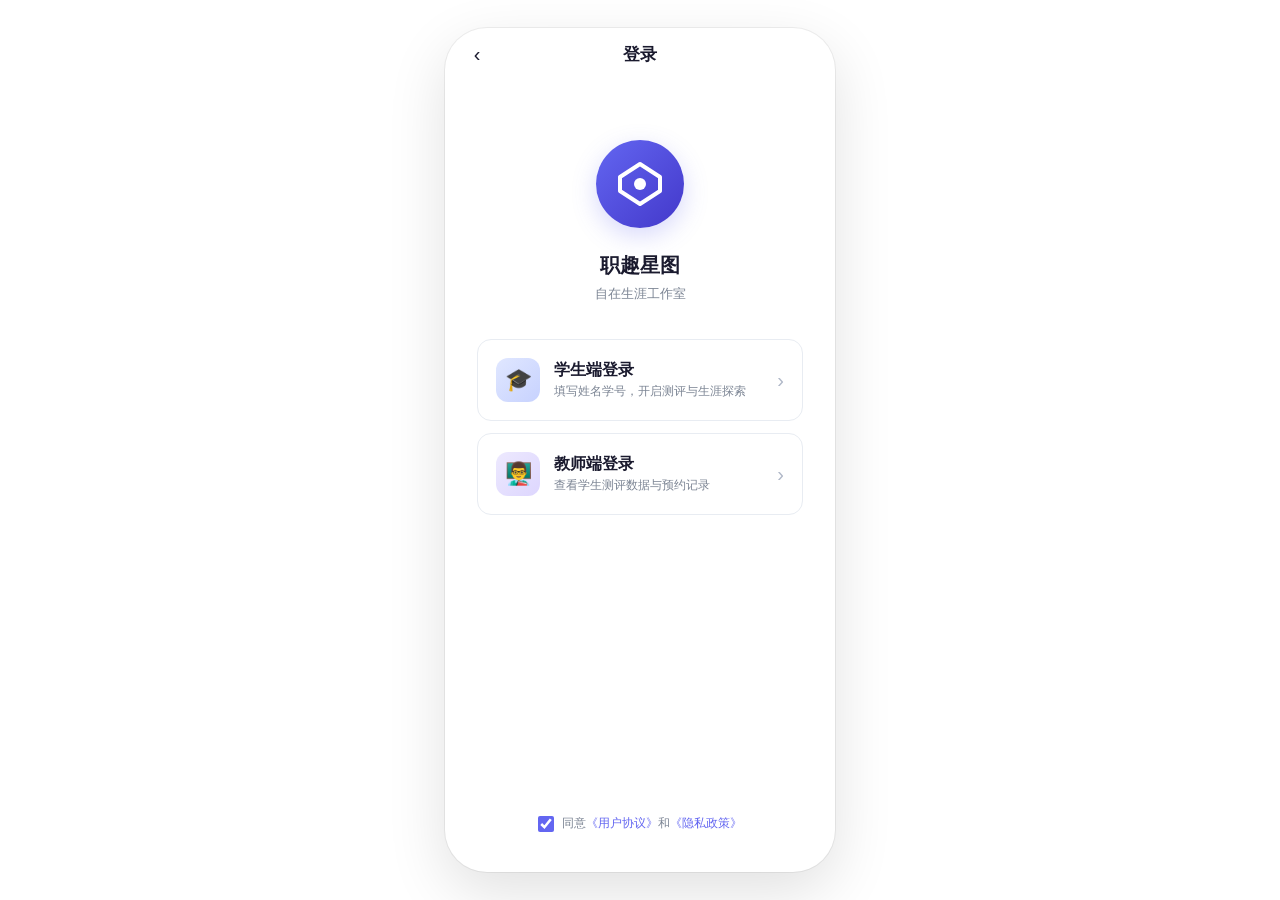
<file: login.html>
<!DOCTYPE html>
<html lang="zh-CN">
<head>
<meta charset="UTF-8">
<meta name="viewport" content="width=device-width, initial-scale=1.0, maximum-scale=1.0, user-scalable=no">
<meta http-equiv="Cache-Control" content="no-cache, no-store, must-revalidate">
<meta http-equiv="Pragma" content="no-cache">
<meta http-equiv="Expires" content="0">
<title>登录 · 自在生涯工作室</title>
<style>
:root {
  --primary: #6366f1;
  --text-primary: #1a1a2e;
  --text-secondary: #7C8594;
  --text-light: #B0B8C8;
  --bg: #F7F8FA;
  --card: #FFFFFF;
  --border: #E8ECF2;
  --teacher: #4338ca;
}
* { margin: 0; padding: 0; box-sizing: border-box; }
body {
  font-family: -apple-system, BlinkMacSystemFont, 'PingFang SC', 'Microsoft YaHei', sans-serif;
  background: #fff; display: flex; justify-content: center; align-items: center;
  min-height: 100vh; padding: 16px;
}
.phone-frame {
  width: 390px; height: 844px; background: #fff;
  border-radius: 42px; overflow: hidden; position: relative;
  box-shadow: 0 20px 60px rgba(0,0,0,0.12), 0 0 0 1px rgba(0,0,0,0.06);
  display: flex; flex-direction: column;
}

/* Header */
.login-header-bar {
  height: 52px; display: flex; align-items: center; justify-content: center;
  position: relative; flex-shrink: 0; padding: 0 16px;
}
.back-btn {
  position: absolute; left: 16px; top: 50%; transform: translateY(-50%);
  width: 32px; height: 32px; border-radius: 50%; border: none; background: none;
  cursor: pointer; font-size: 20px; color: var(--text-primary); display: flex;
  align-items: center; justify-content: center; -webkit-tap-highlight-color: transparent;
}
.back-btn:active { background: rgba(0,0,0,0.04); }
.header-title { font-size: 17px; font-weight: 600; color: var(--text-primary); }

/* Content */
.login-content {
  flex: 1; display: flex; flex-direction: column; align-items: center;
  padding: 60px 32px 40px;
  overflow-y: auto;
}

/* Logo */
.login-logo-wrap {
  width: 88px; height: 88px; border-radius: 50%;
  background: linear-gradient(135deg, #6366f1, #4338ca);
  display: flex; align-items: center; justify-content: center;
  margin-bottom: 24px; box-shadow: 0 8px 24px rgba(99,102,241,0.25);
}
.login-logo-wrap svg { width: 48px; height: 48px; }

.login-app-name { font-size: 20px; font-weight: 700; color: var(--text-primary); margin-bottom: 6px; }
.login-app-sub { font-size: 13px; color: var(--text-secondary); margin-bottom: 36px; }

/* Role cards */
.role-list {
  width: 100%; display: flex; flex-direction: column; gap: 12px; margin-bottom: 16px;
}
.role-card {
  width: 100%; padding: 18px 18px; border-radius: 14px; border: 1.5px solid var(--border);
  background: #fff; cursor: pointer; display: flex; align-items: center; gap: 14px;
  text-align: left; font-family: inherit; transition: all 0.2s;
  -webkit-tap-highlight-color: transparent;
}
.role-card:active { transform: scale(0.98); background: #fafbff; }
.role-card .role-icon {
  width: 44px; height: 44px; border-radius: 12px; display: flex; align-items: center;
  justify-content: center; flex-shrink: 0; font-size: 22px;
}
.role-card.student .role-icon { background: linear-gradient(135deg, #e0e7ff, #c7d2fe); color: var(--primary); }
.role-card.teacher .role-icon { background: linear-gradient(135deg, #ede9fe, #ddd6fe); color: var(--teacher); }
.role-card .role-info { flex: 1; }
.role-card .role-name { font-size: 16px; font-weight: 600; color: var(--text-primary); margin-bottom: 2px; }
.role-card .role-desc { font-size: 12px; color: var(--text-secondary); }
.role-card .role-arrow { color: var(--text-light); font-size: 20px; }

/* Buttons */
.login-btn-primary {
  width: 100%; height: 50px; border-radius: 10px; border: none;
  background: #1a1a2e; color: #fff; font-size: 16px; font-weight: 500;
  cursor: pointer; font-family: inherit; letter-spacing: 0.5px;
  transition: opacity 0.2s; display: flex; align-items: center; justify-content: center; gap: 8px;
  -webkit-tap-highlight-color: transparent;
}
.login-btn-primary:active { opacity: 0.85; }

.login-btn-cancel {
  width: 100%; height: 48px; border-radius: 10px; border: none; background: none;
  color: var(--text-secondary); font-size: 15px; font-weight: 400; cursor: pointer;
  font-family: inherit; margin-top: 8px; -webkit-tap-highlight-color: transparent;
}
.login-btn-cancel:active { color: var(--text-primary); }

/* Form (simple) */
.simple-form {
  width: 100%; display: none; flex-direction: column; gap: 14px; margin-top: 10px;
}
.simple-form.show { display: flex; }
.simple-input {
  width: 100%; height: 48px; padding: 0 16px; border: 1px solid var(--border); border-radius: 10px;
  font-size: 15px; color: var(--text-primary); outline: none; font-family: inherit;
  transition: border-color 0.2s;
}
.simple-input:focus { border-color: var(--primary); }
.simple-input::placeholder { color: var(--text-light); }

/* Form (teacher password) */
.teacher-form {
  width: 100%; display: none; flex-direction: column; gap: 14px; margin-top: 10px;
}
.teacher-form.show { display: flex; }

/* Agreement */
.agreement-row {
  display: flex; align-items: center; gap: 8px; margin-top: auto; padding-top: 20px;
}
.agreement-row input[type="checkbox"] {
  width: 16px; height: 16px; accent-color: var(--primary); cursor: pointer;
}
.agreement-row label { font-size: 12px; color: var(--text-secondary); cursor: pointer; }
.agreement-row a { color: var(--primary); text-decoration: none; font-weight: 500; }

/* Error text */
.form-error {
  color: #ef4444; font-size: 13px; min-height: 18px; margin-top: 2px; text-align: left;
  padding-left: 2px;
}
</style>
</head>
<body>

<div class="phone-frame">
  <!-- Header -->
  <div class="login-header-bar">
    <button class="back-btn" onclick="goBack()">‹</button>
    <div class="header-title" id="headerTitle">登录</div>
  </div>

  <!-- Content -->
  <div class="login-content">
    <div class="login-logo-wrap">
      <svg viewBox="0 0 24 24" fill="none" stroke="#fff" stroke-width="2" stroke-linecap="round" stroke-linejoin="round">
        <polygon points="12,2 22,8.5 22,15.5 12,22 2,15.5 2,8.5"/>
        <circle cx="12" cy="12" r="3" fill="#fff" stroke="none"/>
      </svg>
    </div>
    <div class="login-app-name">职趣星图</div>
    <div class="login-app-sub">自在生涯工作室</div>

    <!-- 角色选择 -->
    <div class="role-list" id="roleList">
      <button class="role-card student" onclick="selectRole('student')">
        <div class="role-icon">🎓</div>
        <div class="role-info">
          <div class="role-name">学生端登录</div>
          <div class="role-desc">填写姓名学号，开启测评与生涯探索</div>
        </div>
        <div class="role-arrow">›</div>
      </button>
      <button class="role-card teacher" onclick="selectRole('teacher')">
        <div class="role-icon">👨‍🏫</div>
        <div class="role-info">
          <div class="role-name">教师端登录</div>
          <div class="role-desc">查看学生测评数据与预约记录</div>
        </div>
        <div class="role-arrow">›</div>
      </button>
    </div>

    <!-- 学生登录：简易信息填写 -->
    <div class="simple-form" id="studentForm">
      <input type="text" class="simple-input" id="sName" placeholder="请输入姓名" maxlength="20">
      <input type="text" class="simple-input" id="sSid" placeholder="请输入学号" maxlength="20">
      <input type="text" class="simple-input" id="sClass" placeholder="请输入班级，如：2023级计算机1班" maxlength="30">
      <div class="simple-input" style="padding:14px 16px; background:#f8f9fa; border:1px solid #eee; border-radius:10px; font-size:15px; color:var(--text-primary); font-weight:600; text-align:left;">广州职业技术大学</div>
      <button class="login-btn-primary" onclick="doStudentLogin()">确认登录</button>
      <button class="login-btn-cancel" onclick="backToRoleList()">‹ 返回选择</button>
    </div>

    <!-- 教师登录：密码输入 -->
    <div class="teacher-form" id="teacherForm">
      <input type="password" class="simple-input" id="tPwd" placeholder="请输入教师端密码" maxlength="20" autocomplete="current-password">
      <div class="form-error" id="teacherError"></div>
      <button class="login-btn-primary" onclick="doTeacherLogin()">进入教师端</button>
      <button class="login-btn-cancel" onclick="backToRoleList()">‹ 返回选择</button>
    </div>

    <!-- Agreement -->
    <div class="agreement-row" id="agreementRow">
      <input type="checkbox" id="agreeCheck" checked>
      <label for="agreeCheck">同意<a href="javascript:void(0)" onclick="alert('用户协议：本小程序仅用于职业规划辅助，用户信息保存在本地，不会上传至服务器。')">《用户协议》</a>和<a href="javascript:void(0)" onclick="alert('隐私政策：我们非常重视您的隐私，所有数据仅保存在您的设备本地。')">《隐私政策》</a></label>
    </div>
  </div>
</div>

<script>
// ============================================
// 自在生涯工作室 · 登录页（双入口）
// v20260710-04
// ============================================

// 教师端密码
var TEACHER_PASSWORD = '123';

function goBack() {
  var redirect = sessionStorage.getItem('login_redirect') || 'index.html';
  sessionStorage.removeItem('login_redirect');
  window.location.href = redirect;
}

function show(elId) { document.getElementById(elId).classList.add('show'); }
function hide(elId) { document.getElementById(elId).classList.remove('show'); }
function setDisplay(elId, val) { document.getElementById(elId).style.display = val; }

function selectRole(role) {
  if (!document.getElementById('agreeCheck').checked) {
    alert('请先同意用户协议和隐私政策'); return;
  }
  // 先把所有区域都隐藏，再显示目标区域，避免内容余留
  setDisplay('studentForm', 'none');
  setDisplay('teacherForm', 'none');
  setDisplay('roleList', 'none');
  setDisplay('agreementRow', 'none');
  resetStudentForm();
  resetTeacherForm();
  if (role === 'student') {
    document.getElementById('headerTitle').textContent = '学生端登录';
    // 检查是否已有学生信息
    try {
      var saved = localStorage.getItem('app_user_info');
      if (saved) {
        var info = JSON.parse(saved);
        if (info && info.name) {
          goBack();
          return;
        }
      }
    } catch(e) {}
    setDisplay('studentForm', 'flex');
  } else if (role === 'teacher') {
    document.getElementById('headerTitle').textContent = '教师端登录';
    setDisplay('teacherForm', 'flex');
    setTimeout(function() {
      var pwd = document.getElementById('tPwd');
      if (pwd) pwd.focus();
    }, 100);
  }
}

function resetStudentForm() {
  ['sName', 'sSid', 'sClass'].forEach(function(id) {
    var el = document.getElementById(id);
    if (el) el.value = '';
  });
}

function resetTeacherForm() {
  var pwd = document.getElementById('tPwd');
  if (pwd) pwd.value = '';
  var err = document.getElementById('teacherError');
  if (err) err.textContent = '';
}

function backToRoleList() {
  setDisplay('studentForm', 'none');
  setDisplay('teacherForm', 'none');
  setDisplay('roleList', 'flex');
  setDisplay('agreementRow', 'flex');
  document.getElementById('headerTitle').textContent = '登录';
  // 清空教师端密码与错误提示
  var pwd = document.getElementById('tPwd');
  if (pwd) pwd.value = '';
  var err = document.getElementById('teacherError');
  if (err) err.textContent = '';
}

// ===== 学生端登录 =====
function doStudentLogin() {
  if (!document.getElementById('agreeCheck').checked) {
    alert('请先同意用户协议和隐私政策'); return;
  }
  var name = document.getElementById('sName').value.trim();
  var sid = document.getElementById('sSid').value.trim();
  var className = document.getElementById('sClass').value.trim();
  var school = '广州职业技术大学';
  if (!name) { alert('请输入姓名'); return; }
  if (!sid) { alert('请输入学号'); return; }
  if (!className) { alert('请输入班级'); return; }
  var userInfo = { name: name, sid: sid, className: className, school: school, loginTime: new Date().toISOString() };
  localStorage.setItem('app_user_info', JSON.stringify(userInfo));
  // 同步班级到完善资料页
  try {
    var resumeData = JSON.parse(localStorage.getItem('resumeData') || '{}');
    if (!resumeData.basic) resumeData.basic = {};
    resumeData.basic.name = name;
    resumeData.basic.sid = sid;
    resumeData.basic.className = className;
    resumeData.basic.school = school;
    localStorage.setItem('resumeData', JSON.stringify(resumeData));
  } catch(e) {}
  goBack();
}

// ===== 教师端登录 =====
function doTeacherLogin() {
  var pwd = document.getElementById('tPwd').value;
  var errEl = document.getElementById('teacherError');
  if (!pwd) {
    errEl.textContent = '请输入密码';
    return;
  }
  if (pwd === TEACHER_PASSWORD) {
    errEl.textContent = '';
    // 记录教师端登录态
    try { sessionStorage.setItem('teacher_login', '1'); } catch(e) {}
    // 跳转到教师端
    window.location.href = 'teacher.html';
  } else {
    errEl.textContent = '密码错误，请重试';
    document.getElementById('tPwd').value = '';
    document.getElementById('tPwd').focus();
  }
}

// 回车提交
document.addEventListener('DOMContentLoaded', function() {
  var tPwd = document.getElementById('tPwd');
  if (tPwd) {
    tPwd.addEventListener('keydown', function(e) {
      if (e.key === 'Enter') doTeacherLogin();
    });
  }
});
</script>

</body>
</html>
</file>
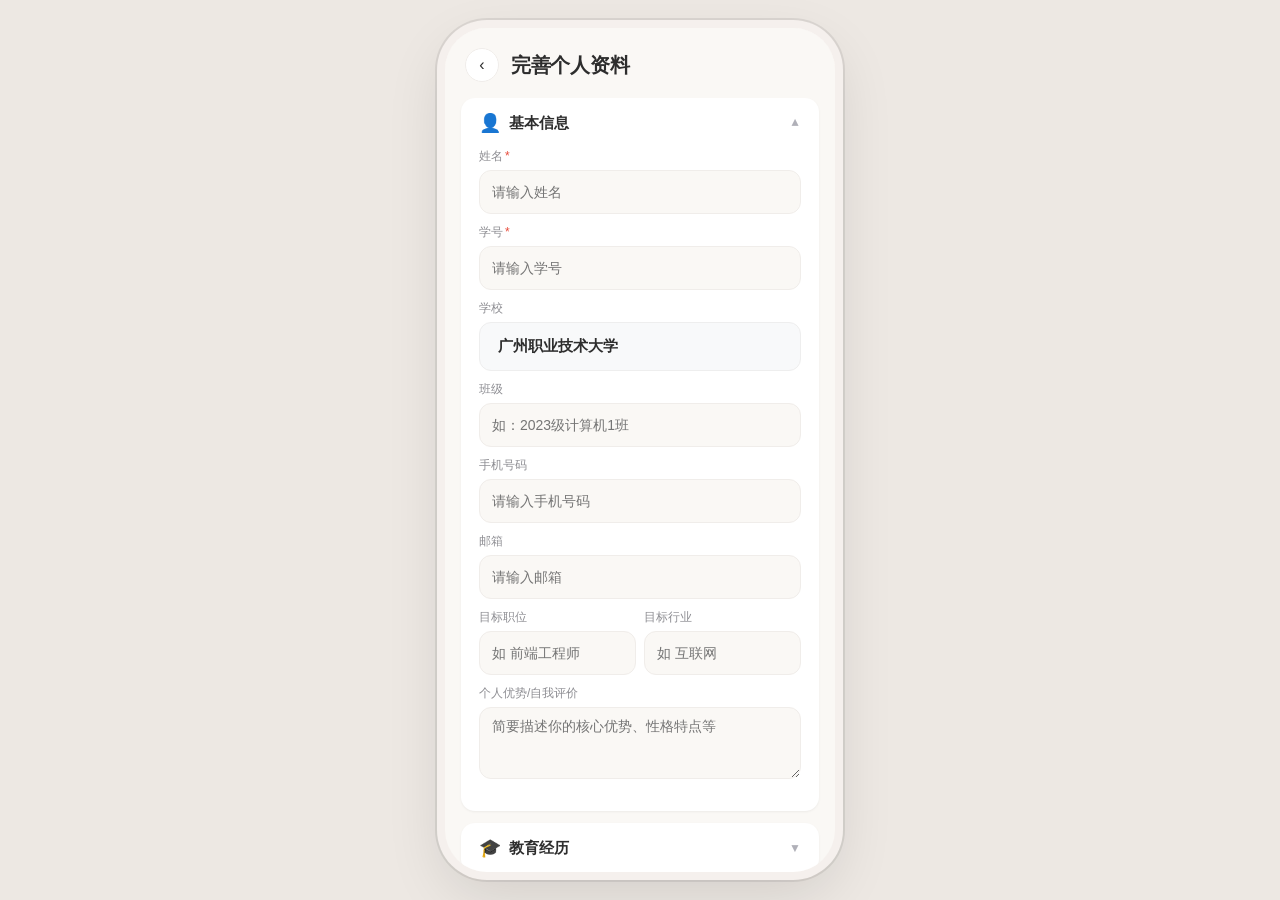
<file: profile.html>
<!DOCTYPE html>
<html lang="zh-CN">
<head>
<meta charset="UTF-8">
<meta name="viewport" content="width=device-width, initial-scale=1.0, maximum-scale=1.0, user-scalable=no">
<title>完善个人资料 · 自在生涯工作室</title>
<style>
:root {
  --bg: #FAF8F5;
  --card: #FFFFFF;
  --text-primary: #2D2D2D;
  --text-secondary: #8E8E93;
  --text-light: #B0B0B8;
  --border: #F0EDEA;
  --accent: #C88EA7;
  --accent-soft: #F5EDF1;
  --accent-gradient: linear-gradient(135deg, #D4A08A, #C88EA7, #B8869F);
  --success: #7CB89A;
  --danger: #D4786B;
  --danger-bg: #FDF0ED;
  --radius-sm: 14px;
  --radius-md: 20px;
  --shadow-card: 0 1px 3px rgba(0,0,0,0.04), 0 1px 2px rgba(0,0,0,0.02);
  --shadow-elevated: 0 4px 16px rgba(0,0,0,0.06);
}
* { margin: 0; padding: 0; box-sizing: border-box; }
body {
  font-family: -apple-system, BlinkMacSystemFont, 'PingFang SC', 'Microsoft YaHei', sans-serif;
  background: #EDE8E3;
  display: flex; justify-content: center; align-items: center;
  min-height: 100vh; padding: 16px;
}
.phone-frame {
  width: 390px; height: 844px;
  background: var(--bg);
  border-radius: 42px;
  overflow: hidden;
  position: relative;
  box-shadow: 0 0 0 8px #F5F0ED, 0 0 0 10px rgba(0,0,0,0.08), 0 20px 60px rgba(0,0,0,0.12);
  display: flex; flex-direction: column;
}

/* Header */
.header {
  padding: 20px 20px 16px;
  display: flex; align-items: center; justify-content: space-between;
  flex-shrink: 0; background: var(--bg);
}
.header-left { display: flex; align-items: center; gap: 12px; }
.back-btn {
  width: 34px; height: 34px; border-radius: 50%;
  background: var(--card); border: 1px solid var(--border);
  cursor: pointer; font-size: 16px; color: var(--text-primary);
  display: flex; align-items: center; justify-content: center;
  transition: all 0.2s; flex-shrink: 0;
}
.back-btn:active { transform: scale(0.95); background: var(--accent-soft); }
.header-title { font-size: 20px; font-weight: 700; color: var(--text-primary); letter-spacing: -0.3px; }

/* Scroll */
.scroll-area {
  flex: 1; overflow-y: auto; overflow-x: hidden;
  padding: 0 16px 80px 16px;
  -webkit-overflow-scrolling: touch;
}
.scroll-area::-webkit-scrollbar { width: 0; }

/* Card */
.card {
  background: var(--card); border-radius: var(--radius-sm);
  box-shadow: var(--shadow-card); margin-bottom: 12px; overflow: hidden;
  transition: box-shadow 0.3s;
}
.card-header {
  padding: 14px 18px; display: flex; align-items: center; justify-content: space-between;
  cursor: pointer; user-select: none; -webkit-tap-highlight-color: transparent;
}
.card-header h3 {
  font-size: 15px; font-weight: 600; color: var(--text-primary);
  display: flex; align-items: center; gap: 8px;
}
.card-header h3 .card-icon { font-size: 18px; }
.chevron {
  font-size: 12px; color: var(--text-light);
  transition: transform 0.3s ease; flex-shrink: 0;
}
.card.expanded .chevron { transform: rotate(180deg); }
.card-body { max-height: 0; overflow: hidden; transition: max-height 0.4s cubic-bezier(0.4,0,0.2,1); }
.card.expanded .card-body { max-height: 2400px; }
.card-body-inner { padding: 0 18px 18px 18px; }

/* Inputs */
.input-group { margin-bottom: 10px; }
.input-group label {
  display: block; font-size: 12px; font-weight: 500;
  color: var(--text-secondary); margin-bottom: 5px;
}
.input-group label .required { color: #E74C3C; margin-left: 2px; }
.input-group input, .input-group select, .input-group textarea {
  width: 100%; height: 44px; padding: 0 12px;
  border: 1px solid var(--border); border-radius: 12px;
  background: #FAF8F5; font-size: 14px; font-family: inherit;
  color: var(--text-primary); outline: none;
  transition: border-color 0.2s, background 0.2s, box-shadow 0.2s;
}
.input-group textarea { height: 72px; padding: 10px 12px; resize: vertical; min-height: 44px; }
.input-group input:focus, .input-group select:focus, .input-group textarea:focus {
  border-color: var(--accent); background: #fff;
  box-shadow: 0 0 0 3px rgba(200,142,167,0.1);
}
.inline-row { display: flex; gap: 8px; }
.inline-row .input-group { flex: 1; }

.sub-section {
  background: #FAF8F5; border-radius: 12px;
  padding: 12px; margin-bottom: 8px; position: relative;
}
.sub-section .remove-btn {
  position: absolute; top: 8px; right: 8px;
  width: 22px; height: 22px; border-radius: 50%;
  border: none; background: var(--danger-bg); color: var(--danger);
  font-size: 12px; cursor: pointer;
  display: flex; align-items: center; justify-content: center;
}

.add-btn {
  display: flex; align-items: center; justify-content: center; gap: 4px;
  width: 100%; height: 40px;
  border: 1.5px dashed var(--border); border-radius: 12px;
  background: transparent; color: var(--accent);
  font-size: 13px; font-weight: 500; cursor: pointer;
  font-family: inherit; margin-top: 2px;
}
.add-btn:active { background: rgba(200,142,167,0.04); }

.save-btn {
  width: 100%; height: 48px; margin-top: 8px;
  background: var(--accent-gradient);
  color: #fff; border: none; border-radius: 14px;
  font-size: 15px; font-weight: 600; cursor: pointer;
  font-family: inherit; letter-spacing: 0.5px;
  box-shadow: 0 4px 14px rgba(200,142,167,0.25);
  transition: transform 0.15s, box-shadow 0.2s;
}
.save-btn:active { transform: scale(0.98); }

/* Toast */
.toast {
  position: fixed; top: 30px; left: 50%;
  transform: translateX(-50%) translateY(-120px);
  background: var(--text-primary); color: #fff;
  padding: 12px 24px; border-radius: 14px;
  font-size: 14px; font-weight: 500; z-index: 9999;
  box-shadow: 0 8px 24px rgba(0,0,0,0.15);
  transition: transform 0.35s cubic-bezier(0.175, 0.885, 0.32, 1.275);
  pointer-events: none; white-space: nowrap;
}
.toast.visible { transform: translateX(-50%) translateY(0); }
.toast.hidden { transform: translateX(-50%) translateY(-120px); }
</style>
</head>
<body>

<div class="toast hidden" id="toast"></div>

<div class="phone-frame">
  <div class="header">
    <div class="header-left">
      <button class="back-btn" onclick="goBack()">‹</button>
      <span class="header-title">完善个人资料</span>
    </div>
  </div>

  <div class="scroll-area" id="scrollArea">
    <!-- 基本信息 -->
    <div class="card expanded" id="card-basic">
      <div class="card-header" onclick="toggleCard('card-basic')">
        <h3><span class="card-icon">👤</span>基本信息</h3>
        <span class="chevron">▼</span>
      </div>
      <div class="card-body">
        <div class="card-body-inner">
          <div class="input-group">
            <label>姓名<span class="required">*</span></label>
            <input type="text" id="name" placeholder="请输入姓名">
          </div>
          <div class="input-group">
            <label>学号<span class="required">*</span></label>
            <input type="text" id="sid" placeholder="请输入学号">
          </div>
          <div class="input-group">
            <label>学校</label>
            <div class="readonly-field" style="padding:14px 18px; background:#f8f9fa; border:1px solid #eee; border-radius:12px; font-size:15px; color:var(--text-primary); font-weight:600; text-align:left;">广州职业技术大学</div>
          </div>
          <div class="input-group">
            <label>班级</label>
            <input type="text" id="className" placeholder="如：2023级计算机1班">
          </div>
          <div class="input-group">
            <label>手机号码</label>
            <input type="tel" id="phone" placeholder="请输入手机号码">
          </div>
          <div class="input-group">
            <label>邮箱</label>
            <input type="email" id="email" placeholder="请输入邮箱">
          </div>
          <div class="inline-row">
            <div class="input-group"><label>目标职位</label><input type="text" id="targetPosition" placeholder="如 前端工程师"></div>
            <div class="input-group"><label>目标行业</label><input type="text" id="targetIndustry" placeholder="如 互联网"></div>
          </div>
          <div class="input-group">
            <label>个人优势/自我评价</label>
            <textarea id="selfSummary" placeholder="简要描述你的核心优势、性格特点等"></textarea>
          </div>
        </div>
      </div>
    </div>

    <!-- 教育经历 -->
    <div class="card" id="card-education">
      <div class="card-header" onclick="toggleCard('card-education')">
        <h3><span class="card-icon">🎓</span>教育经历</h3>
        <span class="chevron">▼</span>
      </div>
      <div class="card-body">
        <div class="card-body-inner" id="educationList"></div>
        <div style="padding:0 18px 18px 18px;">
          <button class="add-btn" onclick="addEducation()">+ 添加教育经历</button>
        </div>
      </div>
    </div>

    <!-- 工作/实习 -->
    <div class="card" id="card-experience">
      <div class="card-header" onclick="toggleCard('card-experience')">
        <h3><span class="card-icon">💼</span>工作/实习经历</h3>
        <span class="chevron">▼</span>
      </div>
      <div class="card-body">
        <div class="card-body-inner" id="experienceList"></div>
        <div style="padding:0 18px 18px 18px;">
          <button class="add-btn" onclick="addExperience()">+ 添加工作/实习经历</button>
        </div>
      </div>
    </div>

    <!-- 项目经历 -->
    <div class="card" id="card-project">
      <div class="card-header" onclick="toggleCard('card-project')">
        <h3><span class="card-icon">📁</span>项目经历</h3>
        <span class="chevron">▼</span>
      </div>
      <div class="card-body">
        <div class="card-body-inner" id="projectList"></div>
        <div style="padding:0 18px 18px 18px;">
          <button class="add-btn" onclick="addProject()">+ 添加项目经历</button>
        </div>
      </div>
    </div>

    <button class="save-btn" onclick="saveAll()">💾 保存资料</button>
  </div>
</div>

<script>
// ============ DATA ============
var resumeData = {
  basic: { name:'', sid:'', school:'广州职业技术大学', className:'', phone:'', email:'', targetPosition:'', targetIndustry:'', selfSummary:'' },
  education: [],
  experience: [],
  projects: []
};

function loadData() {
  var saved = localStorage.getItem('resumeData');
  if (saved) {
    try {
      var parsed = JSON.parse(saved);
      if (parsed.basic) { for (var k in parsed.basic) { if (parsed.basic.hasOwnProperty(k) && k !== 'school') resumeData.basic[k] = parsed.basic[k]; } resumeData.basic.school = '广州职业技术大学'; }
      if (parsed.education) resumeData.education = parsed.education;
      if (parsed.experience) resumeData.experience = parsed.experience;
      if (parsed.projects) resumeData.projects = parsed.projects;
    } catch(e) {}
  }
  // 同步登录信息
  var user = localStorage.getItem('app_user_info');
  if (user) {
    try {
      var u = JSON.parse(user);
      if (!resumeData.basic.name && u.name) resumeData.basic.name = u.name;
      if (!resumeData.basic.sid && u.sid) resumeData.basic.sid = u.sid;
      if (!resumeData.basic.className && u.className) resumeData.basic.className = u.className;
      resumeData.basic.school = '广州职业技术大学';
    } catch(e) {}
  }
}

function saveData() {
  localStorage.setItem('resumeData', JSON.stringify(resumeData));
}

function goBack() {
  window.location.href = 'resume.html';
}

// ============ TOAST ============
var toastTimer = null;
function showToast(message) {
  var toast = document.getElementById('toast');
  toast.textContent = message;
  toast.classList.remove('hidden'); toast.classList.add('visible');
  if (toastTimer) clearTimeout(toastTimer);
  toastTimer = setTimeout(function() { toast.classList.remove('visible'); toast.classList.add('hidden'); }, 2000);
}

// ============ RENDER ============
function renderAll() {
  renderBasic(); renderEducation(); renderExperience(); renderProjects();
}
function renderBasic() {
  document.getElementById('name').value = resumeData.basic.name || '';
  document.getElementById('sid').value = resumeData.basic.sid || '';
  document.getElementById('className').value = resumeData.basic.className || '';
  document.getElementById('phone').value = resumeData.basic.phone || '';
  document.getElementById('email').value = resumeData.basic.email || '';
  document.getElementById('targetPosition').value = resumeData.basic.targetPosition || '';
  document.getElementById('targetIndustry').value = resumeData.basic.targetIndustry || '';
  document.getElementById('selfSummary').value = resumeData.basic.selfSummary || '';
}
function renderEducation() {
  var container = document.getElementById('educationList');
  if (resumeData.education.length === 0) { resumeData.education.push({ school:'', major:'', degree:'本科', startYear:'', endYear:'' }); }
  var html = '';
  for (var i = 0; i < resumeData.education.length; i++) {
    var edu = resumeData.education[i];
    html += '<div class="sub-section">';
    if (resumeData.education.length > 1) html += '<button class="remove-btn" onclick="removeEducation(' + i + ')">✕</button>';
    html += '<div class="input-group"><label>学校名称</label><input type="text" placeholder="请输入学校名称" value="' + esc(edu.school||'') + '" onchange="updateEducation('+i+',\'school\',this.value)"></div>';
    html += '<div class="input-group"><label>专业</label><input type="text" placeholder="请输入专业" value="' + esc(edu.major||'') + '" onchange="updateEducation('+i+',\'major\',this.value)"></div>';
    html += '<div class="inline-row">';
    html += '<div class="input-group"><label>学历</label><select onchange="updateEducation('+i+',\'degree\',this.value)">';
    ['大专','本科','硕士','博士'].forEach(function(d) { html += '<option value="'+d+'"' + (edu.degree===d?' selected':'') + '>'+d+'</option>'; });
    html += '</select></div>';
    html += '<div class="input-group"><label>开始年份</label><input type="text" placeholder="如 2020" value="' + esc(edu.startYear||'') + '" onchange="updateEducation('+i+',\'startYear\',this.value)"></div>';
    html += '<div class="input-group"><label>结束年份</label><input type="text" placeholder="如 2024" value="' + esc(edu.endYear||'') + '" onchange="updateEducation('+i+',\'endYear\',this.value)"></div></div>';
    html += '</div>';
  }
  container.innerHTML = html;
}
function renderExperience() {
  var container = document.getElementById('experienceList');
  if (resumeData.experience.length === 0) { resumeData.experience.push({ company:'', position:'', startDate:'', endDate:'', description:'' }); }
  var html = '';
  for (var i = 0; i < resumeData.experience.length; i++) {
    var exp = resumeData.experience[i];
    html += '<div class="sub-section">';
    if (resumeData.experience.length > 1) html += '<button class="remove-btn" onclick="removeExperience(' + i + ')">✕</button>';
    html += '<div class="input-group"><label>公司名称</label><input type="text" placeholder="请输入公司名称" value="' + esc(exp.company||'') + '" onchange="updateExperience('+i+',\'company\',this.value)"></div>';
    html += '<div class="input-group"><label>职位</label><input type="text" placeholder="请输入职位" value="' + esc(exp.position||'') + '" onchange="updateExperience('+i+',\'position\',this.value)"></div>';
    html += '<div class="inline-row">';
    html += '<div class="input-group"><label>开始时间</label><input type="text" placeholder="如 2022.06" value="' + esc(exp.startDate||'') + '" onchange="updateExperience('+i+',\'startDate\',this.value)"></div>';
    html += '<div class="input-group"><label>结束时间</label><input type="text" placeholder="如 2024.06" value="' + esc(exp.endDate||'') + '" onchange="updateExperience('+i+',\'endDate\',this.value)"></div></div>';
    html += '<div class="input-group"><label>工作描述</label><textarea placeholder="请描述工作内容和成果" onchange="updateExperience('+i+',\'description\',this.value)">' + esc(exp.description||'') + '</textarea></div>';
    html += '</div>';
  }
  container.innerHTML = html;
}
function renderProjects() {
  var container = document.getElementById('projectList');
  if (resumeData.projects.length === 0) { resumeData.projects.push({ name:'', role:'', url:'', description:'' }); }
  var html = '';
  for (var i = 0; i < resumeData.projects.length; i++) {
    var p = resumeData.projects[i];
    html += '<div class="sub-section">';
    if (resumeData.projects.length > 1) html += '<button class="remove-btn" onclick="removeProject(' + i + ')">✕</button>';
    html += '<div class="input-group"><label>项目名称</label><input type="text" placeholder="请输入项目名称" value="' + esc(p.name||'') + '" onchange="updateProject('+i+',\'name\',this.value)"></div>';
    html += '<div class="inline-row">';
    html += '<div class="input-group"><label>担任角色</label><input type="text" placeholder="如 负责人/开发" value="' + esc(p.role||'') + '" onchange="updateProject('+i+',\'role\',this.value)"></div>';
    html += '<div class="input-group"><label>项目链接</label><input type="text" placeholder="选填" value="' + esc(p.url||'') + '" onchange="updateProject('+i+',\'url\',this.value)"></div></div>';
    html += '<div class="input-group"><label>项目描述</label><textarea placeholder="请描述项目内容和你的贡献" onchange="updateProject('+i+',\'description\',this.value)">' + esc(p.description||'') + '</textarea></div>';
    html += '</div>';
  }
  container.innerHTML = html;
}

function toggleCard(cardId) {
  var card = document.getElementById(cardId);
  card.classList.toggle('expanded');
}

// ============ CRUD ============
function addEducation() { resumeData.education.push({ school:'', major:'', degree:'本科', startYear:'', endYear:'' }); renderEducation(); saveData(); }
function removeEducation(i) { if (resumeData.education.length <= 1) return; resumeData.education.splice(i,1); renderEducation(); saveData(); }
function updateEducation(i, f, v) { resumeData.education[i][f] = v; saveData(); }
function addExperience() { resumeData.experience.push({ company:'', position:'', startDate:'', endDate:'', description:'' }); renderExperience(); saveData(); }
function removeExperience(i) { if (resumeData.experience.length <= 1) return; resumeData.experience.splice(i,1); renderExperience(); saveData(); }
function updateExperience(i, f, v) { resumeData.experience[i][f] = v; saveData(); }
function addProject() { resumeData.projects.push({ name:'', role:'', url:'', description:'' }); renderProjects(); saveData(); }
function removeProject(i) { if (resumeData.projects.length <= 1) return; resumeData.projects.splice(i,1); renderProjects(); saveData(); }
function updateProject(i, f, v) { resumeData.projects[i][f] = v; saveData(); }

function saveAll() {
  resumeData.basic.name = document.getElementById('name').value.trim();
  resumeData.basic.sid = document.getElementById('sid').value.trim();
  resumeData.basic.className = document.getElementById('className').value.trim();
  resumeData.basic.phone = document.getElementById('phone').value.trim();
  resumeData.basic.email = document.getElementById('email').value.trim();
  resumeData.basic.targetPosition = document.getElementById('targetPosition').value.trim();
  resumeData.basic.targetIndustry = document.getElementById('targetIndustry').value.trim();
  resumeData.basic.selfSummary = document.getElementById('selfSummary').value.trim();
  if (!resumeData.basic.name) { showToast('请填写姓名'); return; }
  if (!resumeData.basic.sid) { showToast('请填写学号'); return; }
  saveData();
  // 同步登录信息
  var user = localStorage.getItem('app_user_info');
  if (user) {
    try {
      var u = JSON.parse(user);
      u.name = resumeData.basic.name; u.sid = resumeData.basic.sid; u.school = resumeData.basic.school; u.className = resumeData.basic.className;
      localStorage.setItem('app_user_info', JSON.stringify(u));
    } catch(e) {}
  }
  showToast('资料保存成功');
  setTimeout(goBack, 600);
}

function esc(str) { if (!str) return ''; return str.replace(/&/g,'&amp;').replace(/</g,'&lt;').replace(/>/g,'&gt;').replace(/"/g,'&quot;').replace(/'/g,'&#39;'); }

loadData(); renderAll();
</script>

</body>
</html>
</file>
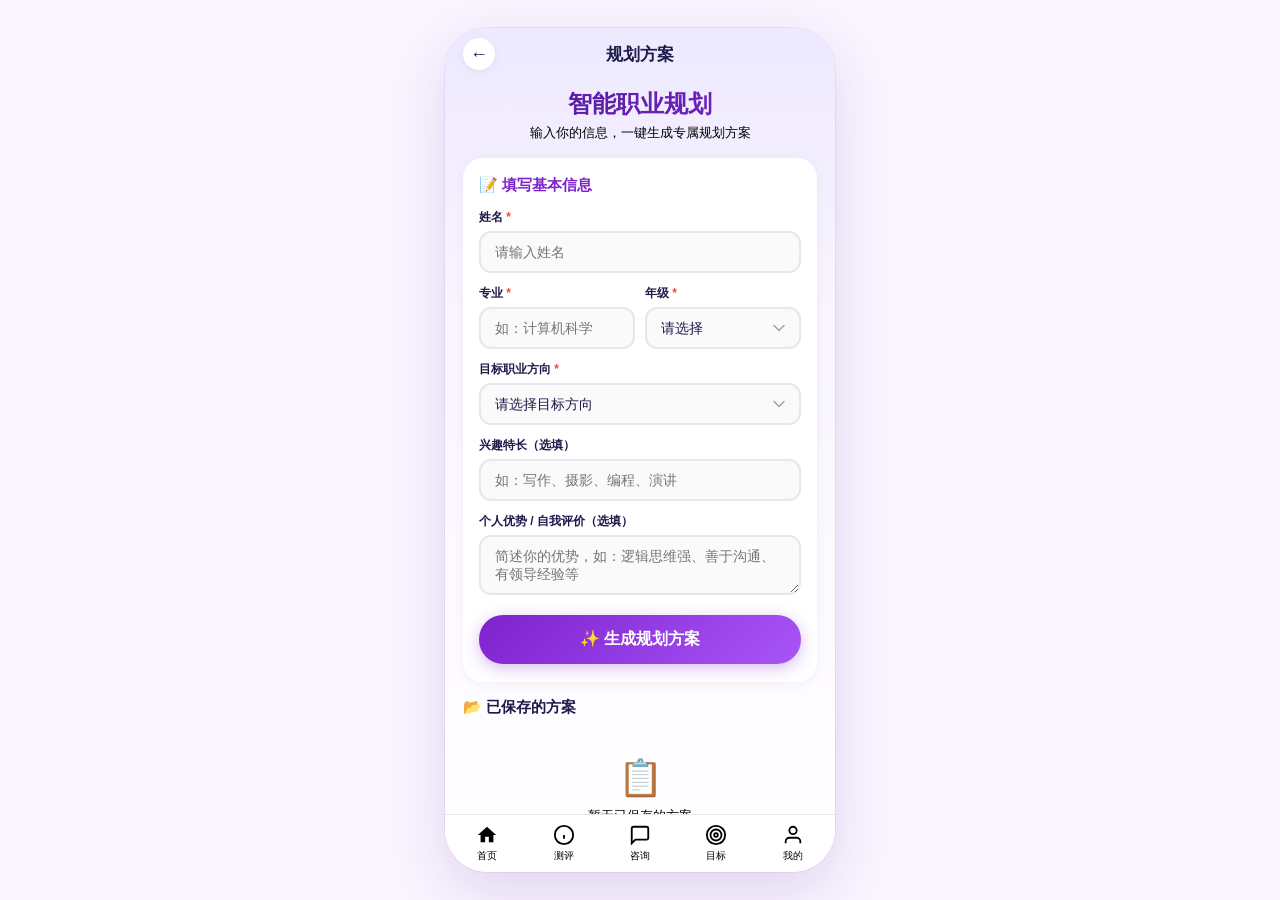
<file: resume-templates.html>
<!DOCTYPE html>
<html lang="zh-CN">
<head>
<meta charset="UTF-8">
<meta name="viewport" content="width=device-width, initial-scale=1.0, maximum-scale=1.0, user-scalable=no">
<title>规划方案 · 自在生涯工作室</title>
<style>
:root {
  --bg: #faf5ff;
  --card: #FFFFFF;
  --text-primary: #1e1b4b;
  --text-secondary: #000000;
  --text-light: #000000;
  --border: #E5E7EB;
  --primary: #7e22ce;
  --primary-dark: #4c1d95;
  --primary-light: #faf5ff;
  --accent: #a855f7;
  --radius-sm: 14px;
  --radius-md: 20px;
}
* { margin:0; padding:0; box-sizing: border-box; }

body {
  font-family: -apple-system, BlinkMacSystemFont, 'PingFang SC', 'Microsoft YaHei', sans-serif;
  background: var(--bg);
  display: flex; justify-content: center; align-items: center;
  min-height: 100vh; padding: 16px;
  -webkit-font-smoothing: antialiased;
}

.phone-frame {
  width: 390px; height: 844px;
  background: linear-gradient(180deg, #ede9fe 0%, #faf5ff 35%, #ffffff 100%);
  border-radius: 42px; overflow: hidden;
  box-shadow: 0 20px 60px rgba(76,29,149,0.15), 0 0 0 1px rgba(126,34,206,0.08);
  display: flex; flex-direction: column;
}

/* Nav Header */
.nav-header {
  height: 52px; padding: 0 18px;
  display: flex; align-items: center; justify-content: space-between;
  background: transparent; flex-shrink: 0;
}
.nav-back {
  width: 32px; height: 32px; border-radius: 50%;
  background: #fff; border: none; cursor: pointer;
  display: flex; align-items: center; justify-content: center;
  font-size: 18px; color: var(--text-primary);
  box-shadow: 0 2px 8px rgba(0,0,0,0.06);
  text-decoration: none;
}
.nav-title { font-size: 17px; font-weight: 700; color: var(--text-primary); }
.nav-placeholder { width: 32px; }

/* Scroll Area */
.scroll-area {
  flex: 1; overflow-y: auto; overflow-x: hidden;
  -webkit-overflow-scrolling: touch; padding: 0 18px 16px;
}
.scroll-area::-webkit-scrollbar { width: 0; }

/* Page Header */
.page-header { text-align: center; padding: 8px 0 16px; }
.page-header h1 {
  font-size: 24px; font-weight: 800;
  background: linear-gradient(135deg, #4c1d95, #7e22ce);
  -webkit-background-clip: text; -webkit-text-fill-color: transparent;
}
.page-header p { font-size: 13px; color: var(--text-secondary); margin-top: 4px; }

/* Input Form */
.form-card {
  background: #fff; border-radius: var(--radius-md);
  padding: 18px 16px; box-shadow: 0 2px 12px rgba(0,0,0,0.05);
  margin-bottom: 16px;
}
.form-section-title {
  font-size: 15px; font-weight: 700; color: var(--primary);
  margin-bottom: 14px; display: flex; align-items: center; gap: 6px;
}
.input-row { margin-bottom: 12px; }
.input-row label {
  display: block; font-size: 12px; font-weight: 600;
  color: var(--text-primary); margin-bottom: 5px;
}
.input-row label .req { color: #ef4444; }
.input-row input, .input-row select, .input-row textarea {
  width: 100%; padding: 11px 14px;
  border: 2px solid var(--border); border-radius: 12px;
  font-size: 14px; font-family: inherit; color: var(--text-primary);
  background: #fafafa; outline: none; transition: border-color .2s, background .2s;
}
.input-row input:focus, .input-row select:focus, .input-row textarea:focus {
  border-color: var(--primary); background: #fff;
}
.input-row textarea { resize: vertical; min-height: 60px; }
.input-row select {
  appearance: none; -webkit-appearance: none;
  background-image: url("data:image/svg+xml,%3Csvg width='12' height='8' viewBox='0 0 12 8' fill='none' xmlns='http://www.w3.org/2000/svg'%3E%3Cpath d='M1 1.5L6 6.5L11 1.5' stroke='%239CA3AF' stroke-width='1.5' stroke-linecap='round'/%3E%3C/svg%3E");
  background-repeat: no-repeat; background-position: right 14px center;
  padding-right: 36px;
}
.inline-2 { display: flex; gap: 10px; }
.inline-2 .input-row { flex: 1; }

.generate-btn {
  width: 100%; padding: 14px; border: none; border-radius: 24px;
  background: linear-gradient(135deg, var(--primary), var(--accent));
  color: #fff; font-size: 16px; font-weight: 700; cursor: pointer;
  font-family: inherit; transition: transform .15s;
  box-shadow: 0 4px 16px rgba(126,34,206,0.3); margin-top: 4px;
}
.generate-btn:active { transform: scale(0.98); }

/* Plan Result */
.plan-result { display: none; margin-bottom: 16px; }
.plan-result.show { display: block; animation: fadeIn .4s ease; }
@keyframes fadeIn { from { opacity: 0; transform: translateY(10px); } to { opacity: 1; transform: translateY(0); } }

.plan-header {
  background: linear-gradient(135deg, var(--primary-dark), var(--primary));
  border-radius: var(--radius-md); padding: 20px 18px;
  color: #fff; margin-bottom: 14px; text-align: center;
}
.plan-header .plan-title { font-size: 18px; font-weight: 700; margin-bottom: 4px; }
.plan-header .plan-subtitle { font-size: 12px; opacity: 0.85; }
.plan-header .plan-date { font-size: 11px; opacity: 0.6; margin-top: 8px; }

.plan-section {
  background: #fff; border-radius: var(--radius-md);
  padding: 16px; margin-bottom: 12px;
  box-shadow: 0 2px 8px rgba(0,0,0,0.04);
}
.plan-section-header {
  display: flex; align-items: center; gap: 8px;
  font-size: 15px; font-weight: 700; color: var(--text-primary);
  margin-bottom: 12px;
}
.plan-section-header .psi {
  width: 32px; height: 32px; border-radius: 10px;
  display: flex; align-items: center; justify-content: center;
  font-size: 16px; flex-shrink: 0;
}
.psi.purple { background: #ede9fe; }
.psi.blue { background: #dbeafe; }
.psi.green { background: #dcfce7; }
.psi.amber { background: #fef3c7; }
.psi.rose { background: #fce7f3; }

.plan-item {
  display: flex; gap: 10px; padding: 8px 0;
  border-bottom: 1px solid #f3f4f6;
}
.plan-item:last-child { border-bottom: none; }
.plan-item-dot {
  width: 8px; height: 8px; border-radius: 50%;
  background: var(--accent); margin-top: 6px; flex-shrink: 0;
}
.plan-item-body { flex: 1; }
.plan-item-title { font-size: 13px; font-weight: 600; color: var(--text-primary); }
.plan-item-desc { font-size: 12px; color: var(--text-secondary); line-height: 1.5; margin-top: 2px; }

.plan-actions {
  display: flex; gap: 10px; margin-top: 4px;
}
.save-plan-btn {
  flex: 1; padding: 13px; border: none; border-radius: 20px;
  background: linear-gradient(135deg, var(--primary), var(--accent));
  color: #fff; font-size: 15px; font-weight: 700; cursor: pointer;
  font-family: inherit; box-shadow: 0 4px 14px rgba(126,34,206,0.25);
  transition: transform .15s;
}
.save-plan-btn:active { transform: scale(0.98); }
.regen-btn {
  padding: 13px 20px; border: 2px solid var(--border); border-radius: 20px;
  background: #fff; color: var(--text-secondary); font-size: 15px; font-weight: 600;
  cursor: pointer; font-family: inherit; transition: all .2s;
}
.regen-btn:active { background: #f9fafb; }

/* Saved Plans */
.saved-section { margin-top: 6px; }
.saved-section-title {
  font-size: 15px; font-weight: 700; color: var(--text-primary);
  margin-bottom: 10px; display: flex; align-items: center; gap: 6px;
}
.saved-empty {
  text-align: center; padding: 30px 20px;
  color: var(--text-light);
}
.saved-empty .se-icon { font-size: 36px; margin-bottom: 8px; }
.saved-empty p { font-size: 13px; }
.saved-card {
  background: #fff; border-radius: var(--radius-md);
  padding: 14px 16px; margin-bottom: 10px;
  box-shadow: 0 2px 8px rgba(0,0,0,0.04);
  border-left: 4px solid var(--primary);
  transition: transform .15s;
}
.saved-card:active { transform: scale(0.98); }
.saved-card-header {
  display: flex; align-items: center; justify-content: space-between;
  margin-bottom: 6px;
}
.saved-card-name { font-size: 14px; font-weight: 700; color: var(--text-primary); }
.saved-card-date { font-size: 11px; color: var(--text-light); }
.saved-card-info { font-size: 12px; color: var(--text-secondary); line-height: 1.5; margin-bottom: 6px; }
.saved-card-tags { display: flex; flex-wrap: wrap; gap: 4px; }
.saved-tag {
  font-size: 10px; padding: 2px 8px; border-radius: 8px;
  background: #ede9fe; color: var(--primary); font-weight: 600;
}
.saved-card-actions { display: flex; gap: 8px; margin-top: 8px; }
.saved-view-btn {
  flex: 1; padding: 8px; border: 1.5px solid var(--primary); border-radius: 14px;
  background: transparent; color: var(--primary); font-size: 12px; font-weight: 600;
  cursor: pointer; font-family: inherit;
}
.saved-sync-btn {
  flex: 1; padding: 8px; border: 1.5px solid #10b981; border-radius: 14px;
  background: transparent; color: #10b981; font-size: 12px; font-weight: 600;
  cursor: pointer; font-family: inherit;
}
.saved-del-btn {
  padding: 8px 14px; border: 1.5px solid #fecaca; border-radius: 14px;
  background: transparent; color: #ef4444; font-size: 12px; font-weight: 600;
  cursor: pointer; font-family: inherit;
}

/* Bottom Nav */
.bottom-nav {
  height: 58px; background: rgba(255,255,255,0.92);
  backdrop-filter: blur(20px); -webkit-backdrop-filter: blur(20px);
  border-top: 1px solid var(--border);
  display: flex; align-items: center; justify-content: space-around;
  z-index: 100; flex-shrink: 0; padding: 0 4px;
}
.nav-item {
  display: flex; flex-direction: column; align-items: center; gap: 3px;
  text-decoration: none; cursor: pointer; flex: 1; padding: 6px 0;
  -webkit-tap-highlight-color: transparent;
  color: var(--text-light); transition: color 0.2s;
}
.nav-item svg { width: 22px; height: 22px; }
.nav-item span { font-size: 10px; font-weight: 500; }
.nav-item.active { color: var(--primary); }

/* Toast */
.toast-el {
  position: fixed; top: 30px; left: 50%; transform: translateX(-50%) translateY(-120px);
  background: var(--text-primary); color: #fff; padding: 11px 22px; border-radius: 14px;
  font-size: 14px; font-weight: 500; z-index: 9999;
  box-shadow: 0 8px 24px rgba(0,0,0,0.15); pointer-events: none;
  transition: transform .35s cubic-bezier(.175,.885,.32,1.275); white-space: nowrap;
}

/* Plan Detail Overlay */
.detail-overlay {
  position: fixed; inset: 0; background: rgba(0,0,0,0.5); z-index: 500;
  display: none; align-items: center; justify-content: center;
  opacity: 0; transition: opacity 0.3s;
}
.detail-overlay.show { display: flex; opacity: 1; }
.detail-box {
  width: 340px; max-height: 78vh; overflow-y: auto;
  background: #fff; border-radius: 22px; padding: 20px 18px;
  box-shadow: 0 20px 60px rgba(0,0,0,0.2); position: relative;
}
.detail-close {
  position: absolute; top: 12px; right: 14px;
  width: 28px; height: 28px; border-radius: 50%;
  background: #f1f5f9; border: none; cursor: pointer;
  font-size: 16px; color: var(--text-secondary);
  display: flex; align-items: center; justify-content: center;
}
.detail-title { font-size: 17px; font-weight: 700; color: var(--text-primary); margin-bottom: 4px; }
.detail-sub { font-size: 12px; color: var(--text-secondary); margin-bottom: 14px; }
</style>
<script src="https://beacon.cdn.qq.com/sdk/4.5.9/beacon_web.min.js"></script>
<script>
(function(){
  try{
    var beacon=new BeaconAction({
      appkey:'0WEB06U85YBSLJNL',
      versionCode:'1.0.0',
      channelID:'share',
      delay:1000,
      sessionDuration:30*60*1000,
      isOversea:false,
      needReportRqdEvent:false
    });
    beacon.onDirectUserAction('preview_page_view',{
      'url':location.href,
      'referrer':document.referrer,
      'title':document.title,
      'sandbox_id':'fa36b86aff3c44c5a750cdf276e0da0c'
    });
  }catch(e){}
})();
</script></head>
<body>

<div class="phone-frame">

  <!-- Nav Header -->
  <div class="nav-header">
    <a class="nav-back" href="index.html">←</a>
    <span class="nav-title">规划方案</span>
    <div class="nav-placeholder"></div>
  </div>

  <!-- Scroll -->
  <div class="scroll-area">

    <!-- Page Header -->
    <div class="page-header">
      <h1>智能职业规划</h1>
      <p>输入你的信息，一键生成专属规划方案</p>
    </div>

    <!-- Input Form -->
    <div class="form-card">
      <div class="form-section-title">📝 填写基本信息</div>
      <div class="input-row">
        <label>姓名 <span class="req">*</span></label>
        <input type="text" id="inpName" placeholder="请输入姓名">
      </div>
      <div class="inline-2">
        <div class="input-row">
          <label>专业 <span class="req">*</span></label>
          <input type="text" id="inpMajor" placeholder="如：计算机科学">
        </div>
        <div class="input-row">
          <label>年级 <span class="req">*</span></label>
          <select id="inpGrade">
            <option value="">请选择</option>
            <option value="大一">大一</option>
            <option value="大二">大二</option>
            <option value="大三">大三</option>
            <option value="大四">大四</option>
            <option value="研究生">研究生</option>
          </select>
        </div>
      </div>
      <div class="input-row">
        <label>目标职业方向 <span class="req">*</span></label>
        <select id="inpCareer">
          <option value="">请选择目标方向</option>
          <option value="软件与数据开发">软件与数据开发</option>
          <option value="网络与信息安全">网络与信息安全</option>
          <option value="物联网与智能硬件">物联网与智能硬件</option>
          <option value="集成电路与芯片设计">集成电路与芯片设计</option>
          <option value="机械工程（设计/制造/模具）">机械工程（设计/制造/模具）</option>
          <option value="电气与自动化控制">电气与自动化控制</option>
          <option value="智能制造与机器人">智能制造与机器人</option>
          <option value="汽车与新能源汽车技术">汽车与新能源汽车技术</option>
          <option value="建筑工程与智能建造">建筑工程与智能建造</option>
          <option value="工程造价与项目管理">工程造价与项目管理</option>
          <option value="室内与环境艺术设计">室内与环境艺术设计</option>
          <option value="服装与时尚设计">服装与时尚设计</option>
          <option value="视觉传达与数字媒体">视觉传达与数字媒体</option>
          <option value="珠宝首饰设计与鉴定">珠宝首饰设计与鉴定</option>
          <option value="物流与供应链管理">物流与供应链管理</option>
          <option value="市场营销与品牌策划">市场营销与品牌策划</option>
          <option value="国际贸易与跨境电商">国际贸易与跨境电商</option>
          <option value="旅游与酒店运营管理">旅游与酒店运营管理</option>
          <option value="财务会计与金融管理">财务会计与金融管理</option>
          <option value="材料与新能源技术">材料与新能源技术</option>
        </select>
      </div>
      <div class="input-row">
        <label>兴趣特长（选填）</label>
        <input type="text" id="inpInterests" placeholder="如：写作、摄影、编程、演讲">
      </div>
      <div class="input-row">
        <label>个人优势 / 自我评价（选填）</label>
        <textarea id="inpStrengths" placeholder="简述你的优势，如：逻辑思维强、善于沟通、有领导经验等"></textarea>
      </div>
      <button class="generate-btn" onclick="generatePlan()">✨ 生成规划方案</button>
    </div>

    <!-- Plan Result -->
    <div class="plan-result" id="planResult">
      <div class="plan-header">
        <div class="plan-title" id="planTitle">你的专属职业规划</div>
        <div class="plan-subtitle" id="planSubtitle">基于你的信息定制生成</div>
        <div class="plan-date" id="planDate"></div>
      </div>
      <div id="planContent"></div>
      <div class="plan-actions">
        <button class="regen-btn" onclick="regenerate()">↻ 重新生成</button>
        <button class="save-plan-btn" onclick="savePlan()">💾 保存方案</button>
      </div>
    </div>

    <!-- Saved Plans -->
    <div class="saved-section">
      <div class="saved-section-title">📂 已保存的方案</div>
      <div id="savedList"></div>
    </div>

  </div>

  <!-- Bottom Nav -->
  <nav class="bottom-nav">
    <a class="nav-item" href="index.html">
      <svg viewBox="0 0 24 24" fill="currentColor" stroke="currentColor" stroke-width="0"><path d="M10 20v-6h4v6h5v-8h3L12 3 2 12h3v8z"/></svg>
      <span>首页</span>
    </a>
    <a class="nav-item" href="assessment.html">
      <svg viewBox="0 0 24 24" fill="none" stroke="currentColor" stroke-width="2"><circle cx="12" cy="12" r="10"/><path d="M12 16v-4M12 8h.01"/></svg>
      <span>测评</span>
    </a>
    <a class="nav-item" href="consult-flow.html">
      <svg viewBox="0 0 24 24" fill="none" stroke="currentColor" stroke-width="2"><path d="M21 15a2 2 0 01-2 2H7l-4 4V5a2 2 0 012-2h14a2 2 0 012 2z"/></svg>
      <span>咨询</span>
    </a>
    <a class="nav-item" href="goals.html">
      <svg viewBox="0 0 24 24" fill="none" stroke="currentColor" stroke-width="2"><circle cx="12" cy="12" r="10"/><circle cx="12" cy="12" r="6"/><circle cx="12" cy="12" r="2"/></svg>
      <span>目标</span>
    </a>
    <a class="nav-item" href="resume.html">
      <svg viewBox="0 0 24 24" fill="none" stroke="currentColor" stroke-width="2"><path d="M20 21v-2a4 4 0 00-4-4H8a4 4 0 00-4 4v2"/><circle cx="12" cy="7" r="4"/></svg>
      <span>我的</span>
    </a>
  </nav>

</div>

<!-- Detail Overlay -->
<div class="detail-overlay" id="detailOverlay" onclick="closeDetail(event)">
  <div class="detail-box" id="detailBox"></div>
</div>

<div class="toast-el" id="toastEl"></div>

<script>
// ============ 规划生成引擎 ============
var CAREER_DB = {
  '互联网产品': {
    icon: '📱', color: 'purple',
    roadmap: [
      {title:'产品助理 / 实习生', desc:'从需求文档撰写、竞品分析入手，熟悉产品工作全流程'},
      {title:'产品经理', desc:'独立负责功能模块，主导需求评审、项目跟进与上线复盘'},
      {title:'高级产品经理', desc:'负责完整产品线，制定产品策略与路线图'},
      {title:'产品总监', desc:'管理产品团队，把控产品方向与商业模式'}
    ],
    timeline: function(grade) {
      var base = [];
      if (grade === '大一' || grade === '大二') {
        base.push({title:'探索期', desc:'参加产品社团、阅读《人人都是产品经理》、关注36氪/虎嗅'});
        base.push({title:'技能积累', desc:'学习Axure/Figma原型工具、SQL基础、数据分析入门'});
        base.push({title:'第一份实习', desc:'大二暑假争取产品实习，积累真实项目经验'});
      } else if (grade === '大三') {
        base.push({title:'冲刺实习', desc:'3-5月投递暑期实习，重点准备产品面试题'});
        base.push({title:'秋招准备', desc:'6-8月打磨简历，模拟面试，准备作品集'});
        base.push({title:'秋招冲刺', desc:'9-11月密集投递，争取产品岗offer'});
      } else {
        base.push({title:'春招补录', desc:'3-5月关注补录机会，同时准备毕业设计'});
        base.push({title:'入职准备', desc:'提前学习目标公司业务，做好入职过渡'});
      }
      return base;
    },
    skills: [
      {title:'需求分析', desc:'用户调研、需求拆解、优先级排序（MoSCoW法）'},
      {title:'原型设计', desc:'Axure / Figma / 墨刀，能独立完成高保真原型'},
      {title:'数据分析', desc:'SQL查询、Excel透视表、埋点设计、A/B测试'},
      {title:'项目管理', desc:'敏捷开发流程、Jira使用、跨团队沟通协调'}
    ],
    strategy: [
      {title:'目标公司', desc:'优先投递：字节、腾讯、美团、阿里、小红书等互联网公司'},
      {title:'简历重点', desc:'突出产品实习经历、个人项目（如产品分析报告、原型作品）'},
      {title:'面试准备', desc:'准备3个产品案例（STAR法则）、竞品分析、产品改进建议'},
      {title:'加分项', desc:'运营个人产品博客、参加黑客松、有独立产品作品'}
    ]
  },
  '软件开发': {
    icon: '💻', color: 'blue',
    roadmap: [
      {title:'初级开发工程师', desc:'掌握一门主流语言，能独立完成模块开发'},
      {title:'中级开发工程师', desc:'负责核心功能开发，参与架构设计讨论'},
      {title:'高级开发工程师', desc:'主导技术方案，指导初级成员，参与技术选型'},
      {title:'技术专家 / 架构师', desc:'负责系统架构设计，解决技术难题，把控技术方向'}
    ],
    timeline: function(grade) {
      var base = [];
      if (grade === '大一' || grade === '大二') {
        base.push({title:'语言基础', desc:'选定一门语言（Java/Python/Go/JS），系统学习语法与数据结构'});
        base.push({title:'项目实战', desc:'完成2-3个个人项目，上传GitHub，写好README'});
        base.push({title:'算法刷题', desc:'LeetCode刷100+题，重点掌握数组、链表、树、动态规划'});
      } else if (grade === '大三') {
        base.push({title:'框架深入', desc:'学习主流框架（Spring/React/Vue），理解原理'});
        base.push({title:'暑期实习', desc:'2-5月投递实习，争取大厂研发岗位'});
        base.push({title:'秋招冲刺', desc:'7-11月密集投递，准备技术面+HR面'});
      } else {
        base.push({title:'春招补录', desc:'3-5月关注补录，查漏补缺'});
        base.push({title:'入职准备', desc:'复习核心技术栈，了解目标团队技术博客'});
      }
      return base;
    },
    skills: [
      {title:'编程语言', desc:'精通至少一门：Java/Python/Go/JavaScript/TypeScript'},
      {title:'数据结构与算法', desc:'掌握常用数据结构，能写出高效算法，LeetCode 200+题'},
      {title:'框架与工具', desc:'Git版本控制、Linux基础、Docker容器化、CI/CD流程'},
      {title:'系统设计', desc:'数据库设计、缓存策略、消息队列、微服务架构基础'}
    ],
    strategy: [
      {title:'目标公司', desc:'大厂（BAT/TMD）+ 独角兽 + 优质创业公司，分层投递'},
      {title:'简历重点', desc:'突出GitHub项目、技术博客、实习经历、开源贡献'},
      {title:'面试准备', desc:'算法手撕代码、系统设计题、项目深挖、技术原理问答'},
      {title:'加分项', desc:'GitHub Star项目、技术博客、ACM/蓝桥杯获奖、开源PR'}
    ]
  },
  '数据分析': {
    icon: '📊', color: 'green',
    roadmap: [
      {title:'数据分析师', desc:'负责日常数据报表、业务监控、专题分析'},
      {title:'高级数据分析师', desc:'独立完成深度分析，驱动业务决策'},
      {title:'数据科学家', desc:'建立预测模型，用机器学习解决业务问题'},
      {title:'数据分析负责人', desc:'管理分析团队，制定数据策略'}
    ],
    timeline: function(grade) {
      var base = [];
      if (grade === '大一' || grade === '大二') {
        base.push({title:'工具入门', desc:'学习Excel高级功能、SQL基础、Python/R语法'});
        base.push({title:'统计基础', desc:'学习概率论、统计学、A/B测试原理'});
        base.push({title:'实战练习', desc:'Kaggle竞赛入门，用公开数据集做分析报告'});
      } else if (grade === '大三') {
        base.push({title:'进阶技能', desc:'学习Tableau/PowerBI可视化、Python Pandas/NumPy'});
        base.push({title:'实习积累', desc:'争取数据分析实习，积累业务sense'});
        base.push({title:'秋招冲刺', desc:'9-11月投递，准备SQL笔试+分析案例面'});
      } else {
        base.push({title:'春招补录', desc:'3-5月继续投递，完善分析作品集'});
        base.push({title:'入职准备', desc:'复习SQL窗口函数、业务分析框架'});
      }
      return base;
    },
    skills: [
      {title:'SQL', desc:'熟练掌握窗口函数、子查询、多表关联，能写复杂查询'},
      {title:'Python/R', desc:'Pandas/NumPy数据处理，Matplotlib/Seaborn可视化'},
      {title:'统计学', desc:'假设检验、回归分析、A/B测试设计、贝叶斯推断'},
      {title:'商业思维', desc:'理解业务指标体系（AARRR/RFE），能将数据转化为策略'}
    ],
    strategy: [
      {title:'目标公司', desc:'互联网公司数据团队、金融科技、咨询公司数据岗'},
      {title:'简历重点', desc:'突出分析项目经历、Kaggle成绩、SQL能力、业务洞察'},
      {title:'面试准备', desc:'SQL手写题、分析案例题、统计学基础、业务理解力'},
      {title:'加分项', desc:'Kaggle medal、数据分析个人博客、商业分析报告作品'}
    ]
  },
  '市场营销': {
    icon: '📢', color: 'rose',
    roadmap: [
      {title:'市场专员', desc:'协助执行营销活动，管理社交媒体账号'},
      {title:'市场经理', desc:'独立策划营销 campaign，管理预算与渠道'},
      {title:'品牌经理', desc:'负责品牌策略与定位，统筹品牌传播'},
      {title:'市场总监', desc:'管理市场团队，制定整体营销战略'}
    ],
    timeline: function(grade) {
      var base = [];
      if (grade === '大一' || grade === '大二') {
        base.push({title:'基础积累', desc:'运营个人社交媒体账号，学习营销理论（4P/STP）'});
        base.push({title:'实践入门', desc:'加入学校社团宣传部，策划校园活动'});
        base.push({title:'第一份实习', desc:'大二暑假争取市场/运营实习'});
      } else if (grade === '大三') {
        base.push({title:'深度实习', desc:'争取4A广告公司或互联网公司市场部实习'});
        base.push({title:'作品积累', desc:'整理营销案例集，写营销分析文章'});
        base.push({title:'秋招冲刺', desc:'9-11月投递管培生/市场岗'});
      } else {
        base.push({title:'春招补录', desc:'3-5月继续投递，关注快消/互联网管培生'});
        base.push({title:'入职准备', desc:'研究目标公司品牌策略，准备case面试'});
      }
      return base;
    },
    skills: [
      {title:'内容创作', desc:'文案写作、短视频脚本、社交媒体内容策划'},
      {title:'数据分析', desc:'投放ROI分析、用户增长指标、社媒数据监控'},
      {title:'品牌策略', desc:'品牌定位、竞品分析、整合营销传播（IMC）'},
      {title:'项目管理', desc:'活动策划执行、预算管理、跨部门协调'}
    ],
    strategy: [
      {title:'目标公司', desc:'快消（宝洁/联合利华）、互联网（字节/小红书）、4A广告公司'},
      {title:'简历重点', desc:'突出实习经历、个人账号运营数据、活动策划案例'},
      {title:'面试准备', desc:'营销案例分析、品牌策略题、创意能力展示'},
      {title:'加分项', desc:'个人自媒体账号（粉丝1000+）、营销比赛获奖'}
    ]
  },
  '金融': {
    icon: '💰', color: 'amber',
    roadmap: [
      {title:'分析师', desc:'行业研究、财务建模、投资分析支持'},
      {title:'高级分析师', desc:'独立撰写研究报告，覆盖特定行业/公司'},
      {title:'副总裁', desc:'负责客户关系管理，主导项目执行'},
      {title:'董事总经理', desc:'管理团队，负责业务拓展与战略决策'}
    ],
    timeline: function(grade) {
      var base = [];
      if (grade === '大一' || grade === '大二') {
        base.push({title:'专业基础', desc:'学习财务会计、公司金融、投资学核心课程'});
        base.push({title:'证书起步', desc:'开始备考CFA一级/证券从业资格'});
        base.push({title:'实习积累', desc:'争取券商/银行/基金公司实习'});
      } else if (grade === '大三') {
        base.push({title:'核心实习', desc:'争取投行/行研/PE/VC暑期实习（竞争激烈）'});
        base.push({title:'建模技能', desc:'熟练Excel财务建模、估值模型（DCF/可比公司）'});
        base.push({title:'秋招冲刺', desc:'9-11月投递金融岗，准备技术面+行为面'});
      } else {
        base.push({title:'春招补录', desc:'3-5月关注银行/券商补录机会'});
        base.push({title:'入职准备', desc:'复习金融知识，练习建模测试题'});
      }
      return base;
    },
    skills: [
      {title:'财务分析', desc:'三大报表分析、财务建模、估值方法（DCF/Comparable）'},
      {title:'金融知识', desc:'公司金融、投资学、固定收益、衍生品基础'},
      {title:'工具技能', desc:'Excel高级建模、Bloomberg/Wind终端、Python数据处理'},
      {title:'证书', desc:'CFA/CPA/FRM（至少通过一级），证券/基金从业资格'}
    ],
    strategy: [
      {title:'目标公司', desc:'投行（中金/中信）、券商研究所、商业银行总行、基金公司'},
      {title:'简历重点', desc:'突出金融实习、GPA排名、证书、建模能力'},
      {title:'面试准备', desc:'行为面试（fit question）、技术面（估值/会计）、案例面试'},
      {title:'加分项', desc:'CFA通过级别、金融建模比赛、高GPA（3.7+）、海外交换'}
    ]
  },
  '设计': {
    icon: '🎨', color: 'rose',
    roadmap: [
      {title:'初级设计师', desc:'完成设计需求，熟悉设计规范与协作流程'},
      {title:'中级设计师', desc:'独立负责模块设计，参与设计系统建设'},
      {title:'高级设计师', desc:'主导设计方向，指导初级设计师'},
      {title:'设计专家 / Leader', desc:'管理设计团队，制定设计策略与标准'}
    ],
    timeline: function(grade) {
      var base = [];
      if (grade === '大一' || grade === '大二') {
        base.push({title:'工具 mastery', desc:'精通Figma/Sketch/PS/AI，学习设计理论基础'});
        base.push({title:'作品积累', desc:'每天练习UI设计，参加Dribbble/站酷挑战'});
        base.push({title:'实习入门', desc:'争取设计实习，了解真实项目流程'});
      } else if (grade === '大三') {
        base.push({title:'深度实习', desc:'争取互联网公司/设计工作室实习'});
        base.push({title:'作品集打磨', desc:'整理3-5个完整设计案例，展示设计思维'});
        base.push({title:'秋招冲刺', desc:'9-11月投递设计岗，准备作品集评审'});
      } else {
        base.push({title:'春招补录', desc:'3-5月继续投递，更新作品集'});
        base.push({title:'入职准备', desc:'研究目标公司设计风格，准备设计测试题'});
      }
      return base;
    },
    skills: [
      {title:'设计工具', desc:'Figma（核心）、Photoshop、Illustrator、Principle/ProtoPie'},
      {title:'设计理论', desc:'色彩理论、排版原则、视觉层次、交互设计原则'},
      {title:'设计系统', desc:'组件库设计、设计规范制定、Material Design/iOS HIG'},
      {title:'用户研究', desc:'用户访谈、可用性测试、用户旅程地图'}
    ],
    strategy: [
      {title:'目标公司', desc:'互联网公司设计团队、设计工作室、外企设计中心'},
      {title:'简历重点', desc:'作品集 > 简历，3-5个完整案例展示设计过程与结果'},
      {title:'面试准备', desc:'作品集讲解、设计测试题、设计思维问答'},
      {title:'加分项', desc:'Dribbble/站酷高赞作品、设计比赛获奖、个人设计IP'}
    ]
  },
  '人力资源': {
    icon: '👥', color: 'amber',
    roadmap: [
      {title:'HR专员', desc:'负责招聘/培训/薪酬某一模块执行工作'},
      {title:'HR主管', desc:'独立负责模块运营，参与HR政策制定'},
      {title:'HR经理', desc:'管理HR团队，统筹多个模块'},
      {title:'HR总监 / HRBP', desc:'参与公司战略，制定人力资源战略'}
    ],
    timeline: function(grade) {
      var base = [];
      if (grade === '大一' || grade === '大二') {
        base.push({title:'理论学习', desc:'学习人力资源管理、组织行为学、劳动法基础'});
        base.push({title:'社团实践', desc:'在学生会/社团负责人事管理相关工作'});
        base.push({title:'实习入门', desc:'争取企业HR实习，了解招聘/培训流程'});
      } else if (grade === '大三') {
        base.push({title:'深度实习', desc:'争取大厂HR实习或猎头公司实习'});
        base.push({title:'证书考取', desc:'考取人力资源管理师证书'});
        base.push({title:'秋招冲刺', desc:'9-11月投递HR管培生岗位'});
      } else {
        base.push({title:'春招补录', desc:'3-5月关注企业HR补录'});
        base.push({title:'入职准备', desc:'了解目标公司文化，准备HR专业面试'});
      }
      return base;
    },
    skills: [
      {title:'招聘技能', desc:'简历筛选、面试技巧、人才评估、雇主品牌建设'},
      {title:'HR理论', desc:'六大模块（招聘/培训/绩效/薪酬/员工关系/规划）'},
      {title:'沟通协调', desc:'员工沟通、冲突管理、跨部门协作'},
      {title:'劳动法规', desc:'劳动合同法、社保政策、用工风险防范'}
    ],
    strategy: [
      {title:'目标公司', desc:'大厂HR部门、猎头公司、咨询公司人力咨询岗'},
      {title:'简历重点', desc:'突出HR实习经历、社团管理经验、沟通能力'},
      {title:'面试准备', desc:'HR案例分析、行为面试、情景模拟题'},
      {title:'加分项', desc:'人力资源管理师证书、心理咨询证书、学生干部经历'}
    ]
  },
  '教育培训': {
    icon: '📚', color: 'green',
    roadmap: [
      {title:'助教 / 实习教师', desc:'辅助教学，熟悉教学流程与学生管理'},
      {title:'专任教师', desc:'独立承担课程教学，参与教研活动'},
      {title:'骨干教师', desc:'负责学科建设，指导青年教师'},
      {title:'教研组长 / 系主任', desc:'管理教学团队，制定教学计划'}
    ],
    timeline: function(grade) {
      var base = [];
      if (grade === '大一' || grade === '大二') {
        base.push({title:'专业基础', desc:'学习教育学、心理学、学科教学法'});
        base.push({title:'实践积累', desc:'参加支教/家教/培训机构兼职教学'});
        base.push({title:'证书准备', desc:'大二开始准备教师资格证笔试'});
      } else if (grade === '大三') {
        base.push({title:'考证冲刺', desc:'通过教师资格证笔试+面试'});
        base.push({title:'教学实习', desc:'争取学校实习机会，积累课堂教学经验'});
        base.push({title:'秋招准备', desc:'关注教师招聘公告，准备试讲'});
      } else {
        base.push({title:'求职冲刺', desc:'关注各区县教师招聘，参加教招考试'});
        base.push({title:'入职准备', desc:'打磨试讲课程，准备说课/结构化面试'});
      }
      return base;
    },
    skills: [
      {title:'教学技能', desc:'课程设计、课堂管理、教学评价、多媒体教学'},
      {title:'学科知识', desc:'扎实的学科专业知识，能深入浅出讲解'},
      {title:'教育理论', desc:'教育学原理、发展心理学、教育心理学'},
      {title:'证书资质', desc:'教师资格证（必备）、普通话证书（二甲以上）'}
    ],
    strategy: [
      {title:'目标单位', desc:'公立学校（教招考试）、私立学校、培训机构、高校辅导员'},
      {title:'简历重点', desc:'突出教学实习经历、教资证书、学科成绩'},
      {title:'面试准备', desc:'试讲（15分钟微型课）、说课、结构化面试'},
      {title:'加分项', desc:'教学比赛获奖、支教经历、班主任实习经验'}
    ]
  },
  '公务员': {
    icon: '🏛️', color: 'slate',
    roadmap: [
      {title:'科员', desc:'熟悉机关工作流程，负责具体业务办理'},
      {title:'副科级', desc:'负责科室部分工作，参与政策执行'},
      {title:'正科级', desc:'管理科室工作，统筹业务开展'},
      {title:'处级及以上', desc:'参与决策，管理较大规模团队'}
    ],
    timeline: function(grade) {
      var base = [];
      if (grade === '大一' || grade === '大二') {
        base.push({title:'了解政策', desc:'关注公务员考试动态，了解国考/省考/选调生区别'});
        base.push({title:'知识积累', desc:'关注时事政治，阅读《半月谈》《人民日报》评论'});
        base.push({title:'学业保持', desc:'保持高GPA，争取党员身份（选调生必备）'});
      } else if (grade === '大三') {
        base.push({title:'系统备考', desc:'开始系统学习行测（言语/数量/判断/资料/常识）'});
        base.push({title:'申论练习', desc:'每周写1-2篇申论，积累素材与金句'});
        base.push({title:'模考训练', desc:'每周做1套真题，限时模拟考试节奏'});
      } else {
        base.push({title:'国考冲刺', desc:'11-12月参加国家公务员考试'});
        base.push({title:'省考准备', desc:'次年3-4月参加各省公务员考试'});
        base.push({title:'面试准备', desc:'笔试通过后，准备结构化面试/无领导小组讨论'});
      }
      return base;
    },
    skills: [
      {title:'行测能力', desc:'言语理解、数量关系、判断推理、资料分析、常识判断'},
      {title:'申论写作', desc:'归纳概括、综合分析、贯彻执行、文章写作'},
      {title:'政治素养', desc:'党的理论方针政策、时事政治、法律法规基础'},
      {title:'综合素质', desc:'逻辑思维、文字表达、沟通协调、应急处理'}
    ],
    strategy: [
      {title:'目标岗位', desc:'国考（中央机关）、省考（地方机关）、选调生（优秀毕业生）'},
      {title:'备考重点', desc:'行测抓资料分析+判断推理（性价比最高），申论重积累+框架'},
      {title:'面试准备', desc:'结构化面试（综合分析/计划组织/人际沟通/应急处理）'},
      {title:'加分项', desc:'党员身份、学生干部、基层经历、高学历（选调生要求）'}
    ]
  },
  '创业': {
    icon: '🚀', color: 'purple',
    roadmap: [
      {title:'创业探索', desc:'发现市场机会，验证商业模式'},
      {title:'启动阶段', desc:'组建团队，开发MVP产品，获取种子用户'},
      {title:'成长阶段', desc:'获取融资，扩大团队，规模化增长'},
      {title:'成熟阶段', desc:'建立管理体系，探索第二增长曲线'}
    ],
    timeline: function(grade) {
      var base = [];
      if (grade === '大一' || grade === '大二') {
        base.push({title:'创业启蒙', desc:'参加创业社团/比赛（互联网+/挑战杯），阅读创业书籍'});
        base.push({title:'技能储备', desc:'学习商业计划书撰写、市场调研、财务基础'});
        base.push({title:'小步尝试', desc:'尝试小成本创业项目（校园电商/自媒体/服务）'});
      } else if (grade === '大三') {
        base.push({title:'项目验证', desc:'确定创业方向，做市场验证，获取早期用户反馈'});
        base.push({title:'团队组建', desc:'寻找技术/运营/市场合伙人，组建核心团队'});
        base.push({title:'比赛融资', desc:'参加创业大赛，争取种子轮天使投资'});
      } else {
        base.push({title:'正式启动', desc:'注册公司，完善产品，正式运营'});
        base.push({title:'融资拓展', desc:'准备商业计划书，接触投资机构，争取融资'});
      }
      return base;
    },
    skills: [
      {title:'商业思维', desc:'商业模式设计、市场分析、竞品研究、财务模型'},
      {title:'产品能力', desc:'MVP开发、用户需求洞察、产品迭代'},
      {title:'团队管理', desc:'合伙人选择、团队搭建、股权分配、文化建设'},
      {title:'融资能力', desc:'商业计划书撰写、投资人沟通、估值谈判'}
    ],
    strategy: [
      {title:'创业方向', desc:'从自身专业/兴趣出发，解决真实问题，避免伪需求'},
      {title:'资源利用', desc:'利用学校创业孵化器、校友资源、政府创业补贴政策'},
      {title:'风险控制', desc:'先验证再投入，控制初期成本，保持现金流健康'},
      {title:'加分准备', desc:'参加互联网+大赛/挑战杯、积累行业人脉、找到靠谱合伙人'}
    ]
  }
};

// ============ Default Plan Generator ============
function getDefaultCareerPlan(career, major) {
  // 基于职业方向名称和专业的通用规划模板
  var firstStage = '初级' + career.replace(/[（(].*[）)]/g, '').replace(/技术|工程|管理|设计|运营|开发/g, '').replace(/与.*$/g, '') + '师/专员';
  if (firstStage.length < 4) firstStage = '初级' + career.replace(/[（(].*[）)]/g, '').substring(0, 3) + '岗';
  return {
    icon: '🎯', color: 'indigo',
    roadmap: [
      {title: firstStage, desc: '掌握岗位基础技能，熟悉行业工作流程与业务规范'},
      {title: '中级专业人员', desc: '能够独立承担项目任务，解决常见专业问题'},
      {title: '高级/资深专家', desc: '主导重点项目，具备系统思维和跨领域协作能力'},
      {title: '管理/专家路线', desc: '成为团队负责人或领域专家，制定技术标准与业务策略'}
    ],
    timeline: function(grade) {
      var base = [];
      if (grade === '大一' || grade === '大二') {
        base.push({title: '专业基础', desc: '认真学习' + major + '核心课程，打牢专业理论基础'});
        base.push({title: '技能拓展', desc: '了解' + career + '所需工具/证书/技能，参加相关社团或竞赛'});
        base.push({title: '实践入门', desc: '利用假期参加认知实习或企业参观，建立行业认知'});
      } else if (grade === '大三') {
        base.push({title: '技能强化', desc: '针对' + career + '方向，系统学习岗位核心技能并做项目练习'});
        base.push({title: '实习积累', desc: '积极投递相关企业实习，积累真实工作经验'});
        base.push({title: '秋招冲刺', desc: '9-11月关注目标企业校园招聘，准备简历与面试'});
      } else {
        base.push({title: '求职冲刺', desc: '春招补录阶段持续投递，扩大目标企业范围'});
        base.push({title: '入职准备', desc: '提前了解目标岗位职责，复习专业知识，做好角色转换'});
      }
      return base;
    },
    skills: [
      {title: '专业知识', desc: '扎实的' + major + '专业知识，能够将理论应用于实际问题'},
      {title: '岗位技能', desc: '掌握' + career + '岗位所需的核心工具、方法与流程'},
      {title: '项目经验', desc: '通过课程设计、实习或竞赛积累相关项目经历'},
      {title: '综合素质', desc: '良好的沟通表达、团队协作、学习能力和职业素养'}
    ],
    strategy: [
      {title: '目标企业', desc: '关注与' + major + '和' + career + '相关的优质企业，分层投递'},
      {title: '简历重点', desc: '突出专业课程、项目经历、实习经验和相关证书'},
      {title: '面试准备', desc: '准备专业知识问答、项目介绍、职业规划等常见面试题'},
      {title: '加分项', desc: '考取行业相关证书、参加专业竞赛、积累对口实习经历'}
    ]
  };
}

// ============ State ============
var currentPlan = null;

// ============ Generate Plan ============
function generatePlan() {
  var name = (document.getElementById('inpName').value || '').trim();
  var major = (document.getElementById('inpMajor').value || '').trim();
  var grade = (document.getElementById('inpGrade').value || '').trim();
  var career = (document.getElementById('inpCareer').value || '').trim();
  var interests = (document.getElementById('inpInterests').value || '').trim();
  var strengths = (document.getElementById('inpStrengths').value || '').trim();

  if (!name) { showToast('请输入姓名'); document.getElementById('inpName').focus(); return; }
  if (!major) { showToast('请输入专业'); document.getElementById('inpMajor').focus(); return; }
  if (!grade) { showToast('请选择年级'); document.getElementById('inpGrade').focus(); return; }
  if (!career) { showToast('请选择目标职业方向'); document.getElementById('inpCareer').focus(); return; }

  var db = CAREER_DB[career] || getDefaultCareerPlan(career, major);

  var timeline = db.timeline(grade);

  currentPlan = {
    inputs: { name: name, major: major, grade: grade, career: career, interests: interests, strengths: strengths },
    plan: {
      icon: db.icon,
      color: db.color,
      roadmap: db.roadmap,
      timeline: timeline,
      skills: db.skills,
      strategy: db.strategy
    },
    createdAt: new Date().toISOString()
  };

  renderPlan(currentPlan);
  document.getElementById('planResult').classList.add('show');
  document.getElementById('planResult').scrollIntoView({ behavior: 'smooth', block: 'start' });
}

function renderPlan(p) {
  document.getElementById('planTitle').textContent = p.inputs.name + '的职业规划方案';
  document.getElementById('planSubtitle').textContent = p.inputs.major + ' · ' + p.inputs.grade + ' · 目标：' + p.inputs.career;
  document.getElementById('planDate').textContent = '生成时间：' + new Date(p.createdAt).toLocaleString('zh-CN');

  var d = p.plan;
  var html = '';

  // Roadmap
  html += '<div class="plan-section">' +
    '<div class="plan-section-header"><div class="psi ' + d.color + '">' + d.icon + '</div>🗺️ 职业路线图</div>';
  d.roadmap.forEach(function(item, i) {
    html += '<div class="plan-item"><div class="plan-item-dot"></div><div class="plan-item-body">' +
      '<div class="plan-item-title">' + (i+1) + '. ' + item.title + '</div>' +
      '<div class="plan-item-desc">' + item.desc + '</div></div></div>';
  });
  html += '</div>';

  // Timeline
  html += '<div class="plan-section">' +
    '<div class="plan-section-header"><div class="psi ' + d.color + '">⏰</div>时间规划</div>';
  d.timeline.forEach(function(item, i) {
    html += '<div class="plan-item"><div class="plan-item-dot"></div><div class="plan-item-body">' +
      '<div class="plan-item-title">' + item.title + '</div>' +
      '<div class="plan-item-desc">' + item.desc + '</div></div></div>';
  });
  html += '</div>';

  // Skills
  html += '<div class="plan-section">' +
    '<div class="plan-section-header"><div class="psi ' + d.color + '">📈</div>技能提升计划</div>';
  d.skills.forEach(function(item, i) {
    html += '<div class="plan-item"><div class="plan-item-dot"></div><div class="plan-item-body">' +
      '<div class="plan-item-title">' + item.title + '</div>' +
      '<div class="plan-item-desc">' + item.desc + '</div></div></div>';
  });
  html += '</div>';

  // Strategy
  html += '<div class="plan-section">' +
    '<div class="plan-section-header"><div class="psi ' + d.color + '">💼</div>求职策略</div>';
  d.strategy.forEach(function(item, i) {
    html += '<div class="plan-item"><div class="plan-item-dot"></div><div class="plan-item-body">' +
      '<div class="plan-item-title">' + item.title + '</div>' +
      '<div class="plan-item-desc">' + item.desc + '</div></div></div>';
  });
  html += '</div>';

  // Personalized tips
  if (p.inputs.interests || p.inputs.strengths) {
    html += '<div class="plan-section">' +
      '<div class="plan-section-header"><div class="psi ' + d.color + '">✨</div>个性化建议</div>';
    if (p.inputs.interests) {
      html += '<div class="plan-item"><div class="plan-item-dot"></div><div class="plan-item-body">' +
        '<div class="plan-item-title">结合你的兴趣特长</div>' +
        '<div class="plan-item-desc">你的兴趣（' + esc(p.inputs.interests) + '）可以与' + p.inputs.career + '方向结合，' +
        '比如在求职简历中突出相关经历，或在工作中发挥这些特长形成差异化优势。</div></div></div>';
    }
    if (p.inputs.strengths) {
      html += '<div class="plan-item"><div class="plan-item-dot"></div><div class="plan-item-body">' +
        '<div class="plan-item-title">发挥你的个人优势</div>' +
        '<div class="plan-item-desc">基于你的自我评价（' + esc(p.inputs.strengths) + '），' +
        '建议在' + p.inputs.career + '领域中选择能最大化发挥这些优势的岗位，扬长避短。</div></div></div>';
    }
    html += '</div>';
  }

  document.getElementById('planContent').innerHTML = html;
}

function regenerate() {
  document.getElementById('planResult').classList.remove('show');
  currentPlan = null;
  document.querySelector('.form-card').scrollIntoView({ behavior: 'smooth' });
}

// ============ Save Plan ============
function savePlan() {
  if (!currentPlan) { showToast('请先生成规划方案'); return; }

  var saved = getSavedPlans();
  var planToSave = JSON.parse(JSON.stringify(currentPlan));
  planToSave.id = Date.now();
  saved.unshift(planToSave);
  localStorage.setItem('saved_plans', JSON.stringify(saved));

  showToast('✅ 方案已保存，可在「我的」页面查看');
  renderSavedPlans();
}

function getSavedPlans() {
  try {
    return JSON.parse(localStorage.getItem('saved_plans') || '[]');
  } catch(e) { return []; }
}

function renderSavedPlans() {
  var saved = getSavedPlans();
  var container = document.getElementById('savedList');

  if (saved.length === 0) {
    container.innerHTML = '<div class="saved-empty"><div class="se-icon">📋</div><p>暂无已保存的方案<br>填写信息生成你的第一个规划方案</p></div>';
    return;
  }

  container.innerHTML = saved.map(function(p, i) {
    return '<div class="saved-card">' +
      '<div class="saved-card-header">' +
        '<div class="saved-card-name">' + esc(p.inputs.name) + ' · ' + esc(p.inputs.career) + '</div>' +
        '<div class="saved-card-date">' + new Date(p.createdAt).toLocaleDateString('zh-CN') + '</div>' +
      '</div>' +
      '<div class="saved-card-info">' + esc(p.inputs.major) + ' · ' + esc(p.inputs.grade) + '</div>' +
      '<div class="saved-card-tags">' +
        '<span class="saved-tag">路线图</span>' +
        '<span class="saved-tag">时间规划</span>' +
        '<span class="saved-tag">技能计划</span>' +
        '<span class="saved-tag">求职策略</span>' +
      '</div>' +
      '<div class="saved-card-actions">' +
        '<button class="saved-view-btn" onclick="viewSavedPlan(' + i + ')">查看详情</button>' +
        '<button class="saved-sync-btn" onclick="syncPlanToGoals(' + i + ')">🎯 同步到目标</button>' +
        '<button class="saved-del-btn" onclick="deletePlan(' + i + ')">删除</button>' +
      '</div>' +
    '</div>';
  }).join('');
}

function viewSavedPlan(index) {
  var saved = getSavedPlans();
  var p = saved[index];
  if (!p) return;

  var d = p.plan;
  var html = '<button class="detail-close" onclick="closeDetail()">✕</button>' +
    '<div class="detail-title">' + esc(p.inputs.name) + '的职业规划</div>' +
    '<div class="detail-sub">' + esc(p.inputs.major) + ' · ' + esc(p.inputs.grade) + ' · ' + esc(p.inputs.career) + ' · ' + new Date(p.createdAt).toLocaleString('zh-CN') + '</div>';

  function renderSection(icon, title, items) {
    var h = '<div style="margin-bottom:14px;">' +
      '<div style="font-size:14px;font-weight:700;color:var(--text-primary);margin-bottom:8px;">' + icon + ' ' + title + '</div>';
    items.forEach(function(item, i) {
      h += '<div style="display:flex;gap:8px;padding:6px 0;border-bottom:1px solid #f3f4f6;">' +
        '<div style="width:6px;height:6px;border-radius:50%;background:var(--accent);margin-top:6px;flex-shrink:0;"></div>' +
        '<div style="flex:1;"><div style="font-size:13px;font-weight:600;color:var(--text-primary);">' + (item.title || (i+1)) + '</div>' +
        '<div style="font-size:12px;color:var(--text-secondary);line-height:1.5;margin-top:2px;">' + esc(item.desc || '') + '</div></div></div>';
    });
    h += '</div>';
    return h;
  }

  html += renderSection('🗺️', '职业路线图', d.roadmap);
  html += renderSection('⏰', '时间规划', d.timeline);
  html += renderSection('📈', '技能提升', d.skills);
  html += renderSection('💼', '求职策略', d.strategy);

  document.getElementById('detailBox').innerHTML = html;
  document.getElementById('detailOverlay').classList.add('show');
}

function closeDetail(e) {
  if (e && e.target !== document.getElementById('detailOverlay')) return;
  document.getElementById('detailOverlay').classList.remove('show');
}

function deletePlan(index) {
  var saved = getSavedPlans();
  saved.splice(index, 1);
  localStorage.setItem('saved_plans', JSON.stringify(saved));
  showToast('方案已删除');
  renderSavedPlans();
}

// ============ Sync Plan to Goals ============
// 将已保存的规划方案同步为目标，保留 goals.html 原有的"创建目标"功能。
// 目标数据使用与 goals.html 一致的 localStorage key: career_goals_v2
function syncPlanToGoals(index) {
  var saved = getSavedPlans();
  var p = saved[index];
  if (!p) { showToast('方案不存在'); return; }

  var d = p.plan || {};
  var inputs = p.inputs || {};
  var catMap = {
    '互联网产品': '技能提升',
    '软件开发': '技能提升',
    '数据分析': '技能提升',
    '产品运营': '求职投递',
    '市场营销': '求职投递',
    '人力资源': '人脉拓展',
    '财务管理': '技能提升',
    '平面设计': '技能提升',
    '新媒体': '求职投递',
    '电商运营': '求职投递',
    '其他': '技能提升'
  };
  var cat = catMap[inputs.career] || '技能提升';

  // 截止日期：30 天后
  var dt = new Date();
  dt.setDate(dt.getDate() + 30);
  var deadline = dt.getFullYear() + '-' + String(dt.getMonth() + 1).padStart(2, '0') + '-' + String(dt.getDate()).padStart(2, '0');

  // 子步骤：把路线图 / 时间规划 / 技能 / 策略统一展开为可勾选的步骤
  var steps = [];
  function pushSteps(prefix, list) {
    if (!Array.isArray(list)) return;
    list.forEach(function(item) {
      var text = (item && item.title) ? item.title : '';
      if (!text) return;
      steps.push(prefix + text);
    });
  }
  pushSteps('🗺️ ', d.roadmap);
  pushSteps('⏰ ', d.timeline);
  pushSteps('📈 ', d.skills);
  pushSteps('💼 ', d.strategy);
  if (inputs.interests) steps.push('✨ 结合兴趣：' + inputs.interests);
  if (inputs.strengths) steps.push('💪 发挥优势：' + inputs.strengths);

  // 描述：综合展示该方案的核心信息
  var descParts = [];
  descParts.push('基于「' + (inputs.name || '') + ' · ' + (inputs.major || '') + ' · ' + (inputs.grade || '') + ' · ' + (inputs.career || '') + '」的规划方案自动创建。');
  if (d.roadmap && d.roadmap[0]) descParts.push('目标方向：' + d.roadmap[0].title + ' → ' + d.roadmap[d.roadmap.length - 1].title + '。');
  if (steps.length) descParts.push('已拆解为 ' + steps.length + ' 个子步骤，请前往「目标」页面查看并逐步完成。');

  var goal = {
    id: Date.now(),
    title: (inputs.name || '我的') + '的职业目标：' + (inputs.career || '方向探索'),
    desc: descParts.join(''),
    cat: cat,
    color: 'linear-gradient(90deg,#1d4ed8,#60a5fa)',
    deadline: deadline,
    done: false,
    steps: steps.map(function(s) { return { text: s, done: false }; }),
    progress: 0,
    fromPlan: true,
    createdAt: new Date().toISOString()
  };

  var STORAGE_KEY = 'career_goals_v2';
  var goals = [];
  try {
    var raw = localStorage.getItem(STORAGE_KEY);
    if (raw) goals = JSON.parse(raw);
  } catch (e) {}
  if (!Array.isArray(goals)) goals = [];

  // 避免重复：标题相同则提示
  var dup = goals.find(function(g) { return g.title === goal.title; });
  if (dup) {
    if (!confirm('已存在同名目标，是否仍要添加一个新目标？')) return;
  }

  goals.unshift(goal);
  localStorage.setItem(STORAGE_KEY, JSON.stringify(goals));
  showToast('✅ 已同步到目标，正在跳转…');
  setTimeout(function() { window.location.href = 'goals.html'; }, 900);
}

// ============ Utils ============
function showToast(msg) {
  var el = document.getElementById('toastEl');
  el.textContent = msg;
  el.style.transform = 'translateX(-50%) translateY(0)';
  clearTimeout(window._toastT);
  window._toastT = setTimeout(function() {
    el.style.transform = 'translateX(-50%) translateY(-120px)';
  }, 2200);
}

function esc(str) {
  if (!str) return '';
  return String(str).replace(/&/g,'&amp;').replace(/</g,'&lt;').replace(/>/g,'&gt;').replace(/"/g,'&quot;').replace(/'/g,'&#39;');
}

// ============ INIT ============
renderSavedPlans();
console.log('[DEBUG] resume-templates.html v20260710-08 loaded');
</script>
</body>
</html>
</file>
